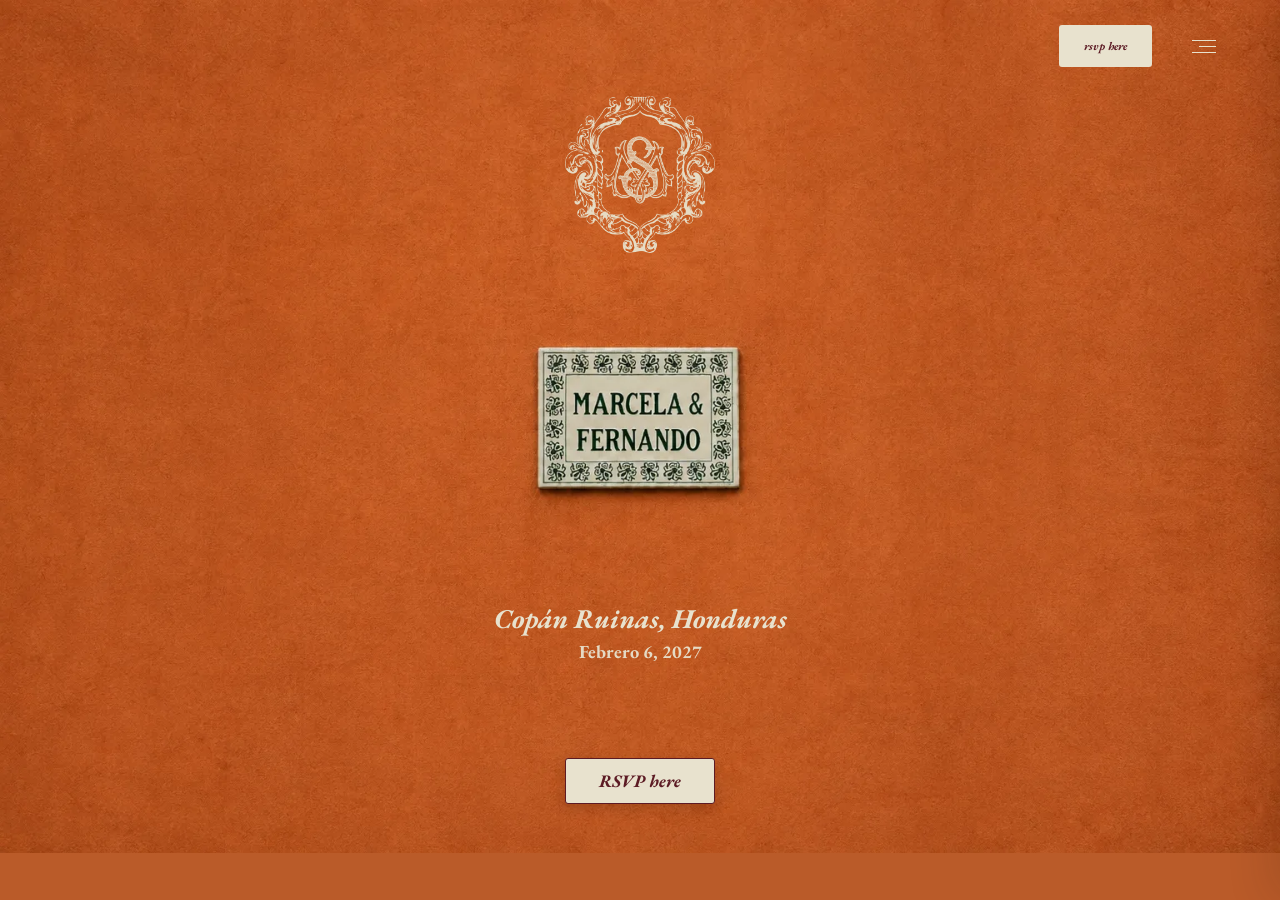
<file: index.html>
<!doctype html>
<html lang="en">
<head>
<meta charset="UTF-8">
<meta name="viewport" content="width=device-width, initial-scale=1">
<title>Marcela &amp; Fernando | Copán Ruinas, Honduras | February 6, 2027</title>
<meta name="description" content="Join us as we celebrate our wedding in Copán Ruinas, Honduras on February 6, 2027. Itinerary, travel, stay, attire and RSVP.">
<link rel="icon" href="assets/graphics/favicon.png" type="image/png">
<link rel="preconnect" href="https://fonts.googleapis.com">
<link rel="preconnect" href="https://fonts.gstatic.com" crossorigin>
<link href="https://fonts.googleapis.com/css2?family=EB+Garamond:ital,wght@0,400;0,500;0,600;1,400&family=Cormorant+Garamond:ital,wght@1,400;1,500;1,600&family=Jost:wght@400;500;600&display=swap" rel="stylesheet">
<link rel="stylesheet" href="css/tokens.css">
<link rel="stylesheet" href="css/base.css">
<link rel="stylesheet" href="css/components.css">
<link rel="stylesheet" href="css/sections.css">
<link rel="stylesheet" href="css/tablet.css">
<link rel="stylesheet" href="css/desktop.css">
<link rel="stylesheet" href="css/large-desktop.css">
</head>
<body class="page-home">
<a class="skip-link" href="#main">Skip to content</a>

<header class="site-header">
  <a class="site-header__mark" href="index.html" aria-label="Marcela &amp; Fernando — Home">
    <img src="assets/graphics/monogram.webp" alt="" width="120" height="120">
  </a>
  <nav class="site-header__nav" aria-label="Primary">
    <ul class="site-header__nav-list">
      <li><a href="itinerary.html">Itinerary</a></li>
      <li><a href="stay-travel.html">Stay &amp; Travel</a></li>
      <li><a href="explore.html">Copán Guide</a></li>
      <li><a href="attire.html">Attire</a></li>
      <li><a href="services.html">Services</a></li>
      <li><a href="faq.html">FAQ</a></li>
    </ul>
    <a class="btn btn--ghost site-header__rsvp" href="rsvp.html">rsvp here</a>
  </nav>
  <button class="site-header__toggle" type="button" aria-expanded="false" aria-controls="site-nav" aria-label="Open menu">
    <span></span><span></span><span></span>
  </button>
</header>
<div class="site-nav-overlay"></div>
<nav class="site-nav" id="site-nav" aria-label="Mobile">
  <a class="site-nav__mark" href="index.html" aria-label="Marcela &amp; Fernando — Home">
    <img src="assets/graphics/monogram.webp" alt="" width="140" height="140">
  </a>
  <ul class="site-nav__list">
    <li><a href="index.html" aria-current="page">01. Welcome</a></li>
    <li><a href="itinerary.html">02. Itinerary</a></li>
    <li><a href="stay-travel.html">03. Stay &amp; Travel</a></li>
    <li><a href="explore.html">04. Copán Guide</a></li>
    <li><a href="attire.html">05. Attire</a></li>
    <li><a href="services.html">06. Services</a></li>
    <li class="is-rsvp"><a href="rsvp.html">07. RSVP</a></li>
    <li><a href="faq.html">08. FAQ</a></li>
  </ul>
</nav>

<main id="main">
  <section class="home-hero" id="home">
    <div class="home-hero__bg">
      <picture>
        <source media="(min-width: 1024px)" srcset="assets/images/home/hero-wall-plaque-desktop.webp">
        <img src="assets/images/home/hero-wall-plaque-2.webp" alt="A hand-painted ceramic tile reading Marcela &amp; Fernando, mounted on a terracotta wall." width="2400" height="3200" fetchpriority="high">
      </picture>
    </div>
    <div class="home-hero__mark">
      <img src="assets/graphics/monogram-cream.webp" alt="" width="200" height="200">
    </div>
    <div class="home-hero__plaque">
      <img src="assets/images/home/plaque-detail.webp" alt="A hand-painted ceramic tile reading Marcela &amp; Fernando." width="1400" height="1025" loading="eager">
    </div>
    <div class="home-hero__spacer" aria-hidden="true"></div>
    <p class="home-hero__names">Copán Ruinas, Honduras</p>
    <p class="home-hero__date">Febrero 6, 2027</p>
    <div class="home-hero__cta">
      <a class="btn btn--hero" href="rsvp.html">RSVP here</a>
    </div>
  </section>
</main>

<footer class="site-footer">
  <div class="site-footer__mark"><img src="assets/graphics/monogram.webp" alt="" width="90" height="90"></div>
  <p>Marcela &amp; Fernando · Copán Ruinas, Honduras · Febrero 6, 2027</p>
</footer>

<script src="js/nav.js"></script>
</body>
</html>
</file>
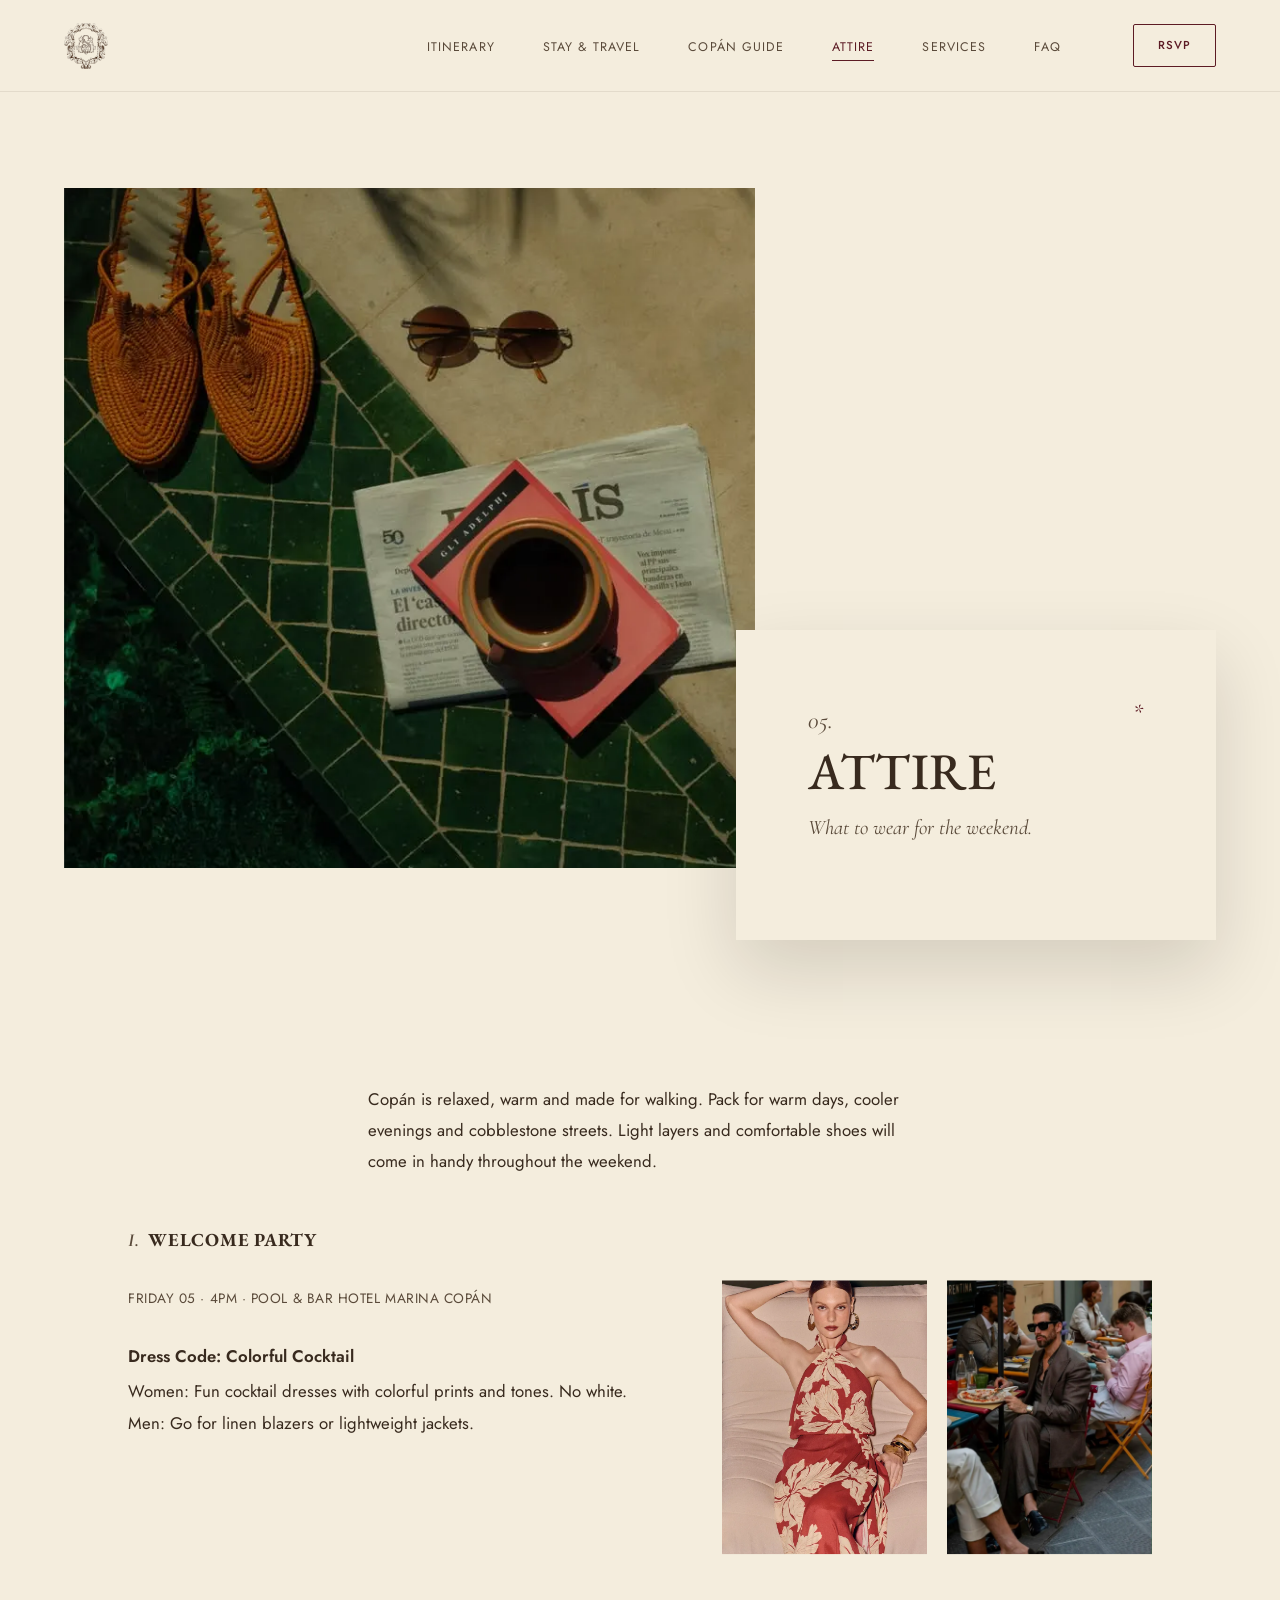
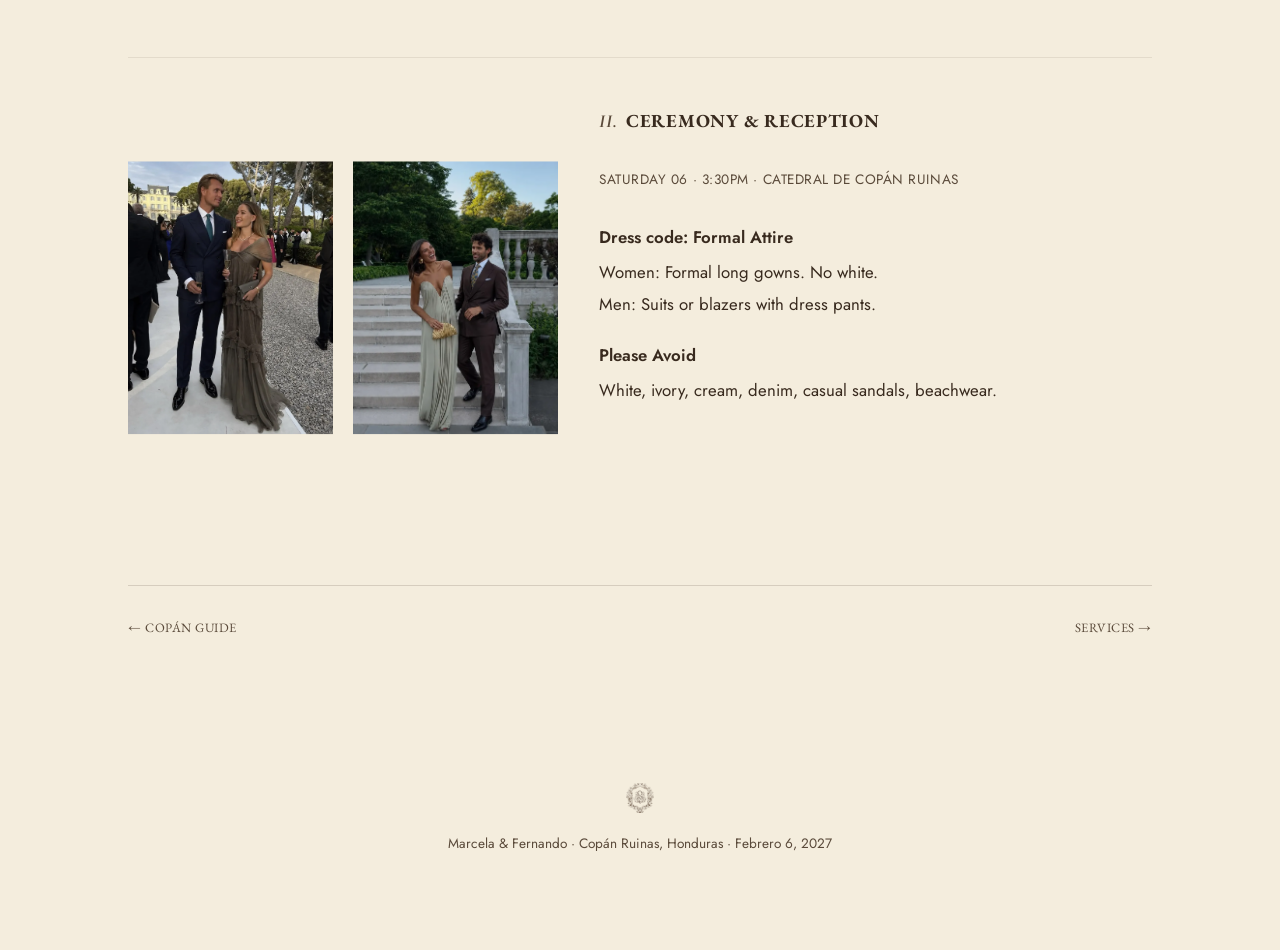
<file: attire.html>
<!doctype html>
<html lang="en">
<head>
<meta charset="UTF-8">
<meta name="viewport" content="width=device-width, initial-scale=1">
<title>Attire | Marcela &amp; Fernando</title>
<meta name="description" content="What to wear for the wedding weekend of Marcela &amp; Fernando in Copán Ruinas, Honduras — dress code for the welcome party and the ceremony &amp; reception.">
<link rel="icon" href="assets/graphics/favicon.png" type="image/png">
<link rel="preconnect" href="https://fonts.googleapis.com">
<link rel="preconnect" href="https://fonts.gstatic.com" crossorigin>
<link href="https://fonts.googleapis.com/css2?family=EB+Garamond:ital,wght@0,400;0,500;0,600;1,400&family=Cormorant+Garamond:ital,wght@1,400;1,500;1,600&family=Jost:wght@400;500;600&display=swap" rel="stylesheet">
<link rel="stylesheet" href="css/tokens.css">
<link rel="stylesheet" href="css/base.css">
<link rel="stylesheet" href="css/components.css">
<link rel="stylesheet" href="css/sections.css">
<link rel="stylesheet" href="css/tablet.css">
<link rel="stylesheet" href="css/desktop.css">
<link rel="stylesheet" href="css/large-desktop.css">
</head>
<body class="page-attire">
<a class="skip-link" href="#main">Skip to content</a>

<header class="site-header">
  <a class="site-header__mark" href="index.html" aria-label="Marcela &amp; Fernando — Home">
    <img src="assets/graphics/monogram.webp" alt="" width="120" height="120">
  </a>
  <nav class="site-header__nav" aria-label="Primary">
    <ul class="site-header__nav-list">
      <li><a href="itinerary.html">Itinerary</a></li>
      <li><a href="stay-travel.html">Stay &amp; Travel</a></li>
      <li><a href="explore.html">Copán Guide</a></li>
      <li><a href="attire.html" aria-current="page">Attire</a></li>
      <li><a href="services.html">Services</a></li>
      <li><a href="faq.html">FAQ</a></li>
    </ul>
    <a class="btn btn--ghost site-header__rsvp" href="rsvp.html">RSVP</a>
  </nav>
  <button class="site-header__toggle" type="button" aria-expanded="false" aria-controls="site-nav" aria-label="Open menu">
    <span></span><span></span><span></span>
  </button>
</header>
<div class="site-nav-overlay"></div>
<nav class="site-nav" id="site-nav" aria-label="Mobile">
  <a class="site-nav__mark" href="index.html" aria-label="Marcela &amp; Fernando — Home">
    <img src="assets/graphics/monogram.webp" alt="" width="140" height="140">
  </a>
  <ul class="site-nav__list">
    <li><a href="index.html">01. Welcome</a></li>
    <li><a href="itinerary.html">02. Itinerary</a></li>
    <li><a href="stay-travel.html">03. Stay &amp; Travel</a></li>
    <li><a href="explore.html">04. Copán Guide</a></li>
    <li><a href="attire.html" aria-current="page">05. Attire</a></li>
    <li><a href="services.html">06. Services</a></li>
    <li class="is-rsvp"><a href="rsvp.html">07. RSVP</a></li>
    <li><a href="faq.html">08. FAQ</a></li>
  </ul>
</nav>

<main id="main">
  <section class="page-hero page-hero--overlap" id="dress-code">
    <div class="page-hero__image figure">
      <img src="assets/images/attire/hero-flatlay.webp" alt="Woven sandals, sunglasses, coffee and a newspaper on a green tiled poolside ledge." width="1800" height="2400" loading="eager" fetchpriority="high">
    </div>
    <div class="page-hero__card">
      <div class="section-kicker">
        <span class="eyebrow">05.</span>
        <span class="section-kicker__asterisk" aria-hidden="true">*</span>
      </div>
      <h1 class="section-title">Attire</h1>
      <p class="section-subtitle">What to wear for the weekend.</p>
    </div>
    <div class="page-hero__spacer" aria-hidden="true"></div>
  </section>

  <div class="container page-section page-section--tight">
    <p class="body-text measure-copy">Copán is relaxed, warm and made for walking. Pack for warm days, cooler evenings and cobblestone streets. Light layers and comfortable shoes will come in handy throughout the weekend.</p>

    <div class="dress-block">
      <h2 class="guide-group__heading"><span class="roman-index">I.</span> Welcome Party</h2>
      <p class="dress-block__meta">Friday 05 · 4PM · Pool &amp; Bar Hotel Marina Copán</p>
      <div class="pair-grid">
        <div class="figure">
          <img src="assets/images/attire/welcome-party-look-1.webp" alt="A woman in a red and cream floral halter dress with gold jewelry." width="1400" height="1867" loading="lazy">
        </div>
        <div class="figure">
          <img src="assets/images/attire/welcome-party-look-2.webp" alt="A man in a brown linen suit seated at an outdoor café table." width="1400" height="1867" loading="lazy">
        </div>
      </div>
      <p class="body-text dress-code-note">
        <span class="dress-code-note__label">Dress Code: Colorful Cocktail</span>
        Women: Fun cocktail dresses with colorful prints and tones. No white.<br>
        Men: Go for linen blazers or lightweight jackets.
      </p>
    </div>

    <div class="dress-block">
      <h2 class="guide-group__heading"><span class="roman-index">II.</span> Ceremony &amp; Reception</h2>
      <p class="dress-block__meta">Saturday 06 · 3:30PM · Catedral de Copán Ruinas</p>
      <div class="pair-grid">
        <div class="figure">
          <img src="assets/images/attire/ceremony-look-1.webp" alt="A couple in formal evening attire, him in a navy suit and her in an olive off-shoulder gown." width="1400" height="1867" loading="lazy">
        </div>
        <div class="figure">
          <img src="assets/images/attire/ceremony-look-2.webp" alt="A couple in formal evening attire, him in a brown suit and her in a sage green gown, on stone steps." width="1400" height="1867" loading="lazy">
        </div>
      </div>
      <p class="body-text dress-code-note">
        <span class="dress-code-note__label">Dress code: Formal Attire</span>
        Women: Formal long gowns. No white.<br>
        Men: Suits or blazers with dress pants.
      </p>
      <p class="body-text dress-code-note">
        <span class="dress-code-note__label">Please Avoid</span>
        White, ivory, cream, denim, casual sandals, beachwear.
      </p>
    </div>

    <nav class="page-nav" aria-label="Page">
      <a class="page-nav__prev" href="explore.html">← Copán Guide</a>
      <a class="page-nav__next" href="services.html">Services →</a>
    </nav>
  </div>
</main>

<footer class="site-footer">
  <div class="site-footer__mark"><img src="assets/graphics/monogram.webp" alt="" width="90" height="90"></div>
  <p>Marcela &amp; Fernando · Copán Ruinas, Honduras · Febrero 6, 2027</p>
</footer>

<script src="js/nav.js"></script>
</body>
</html>
</file>
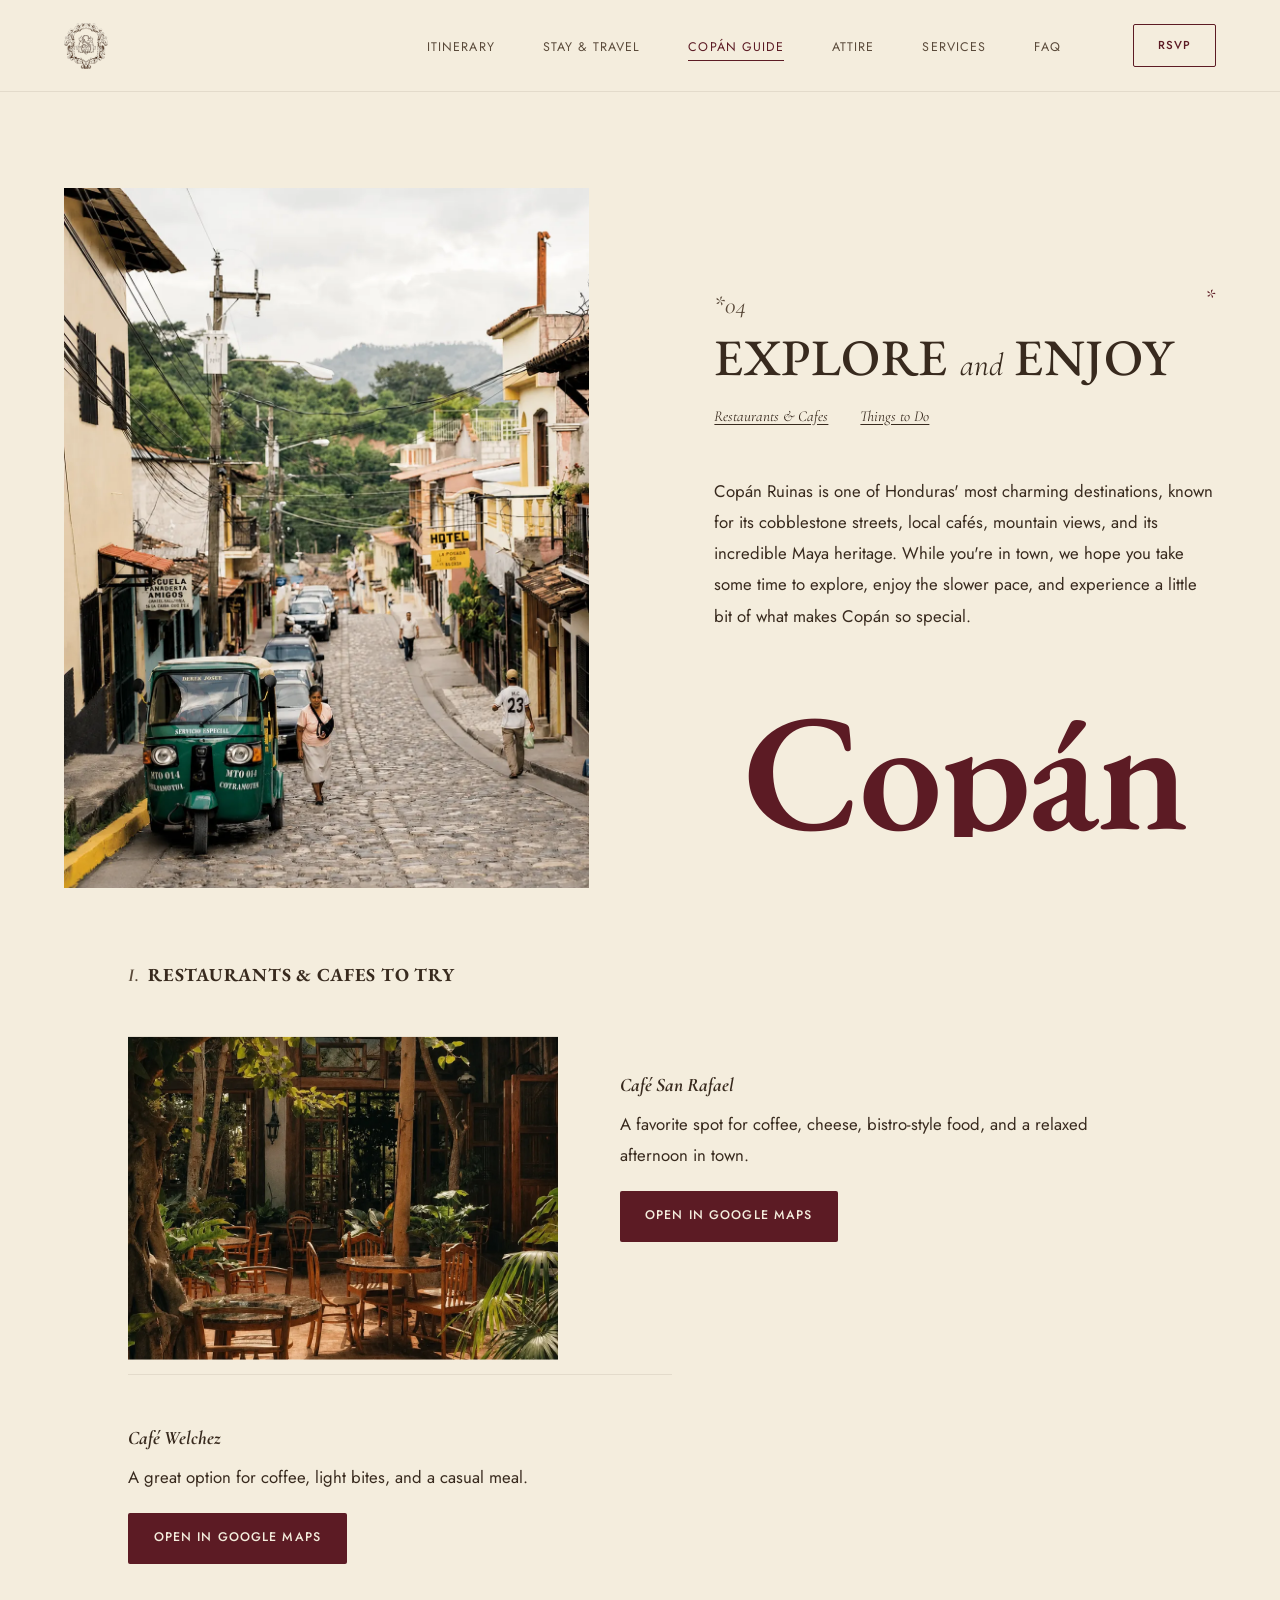
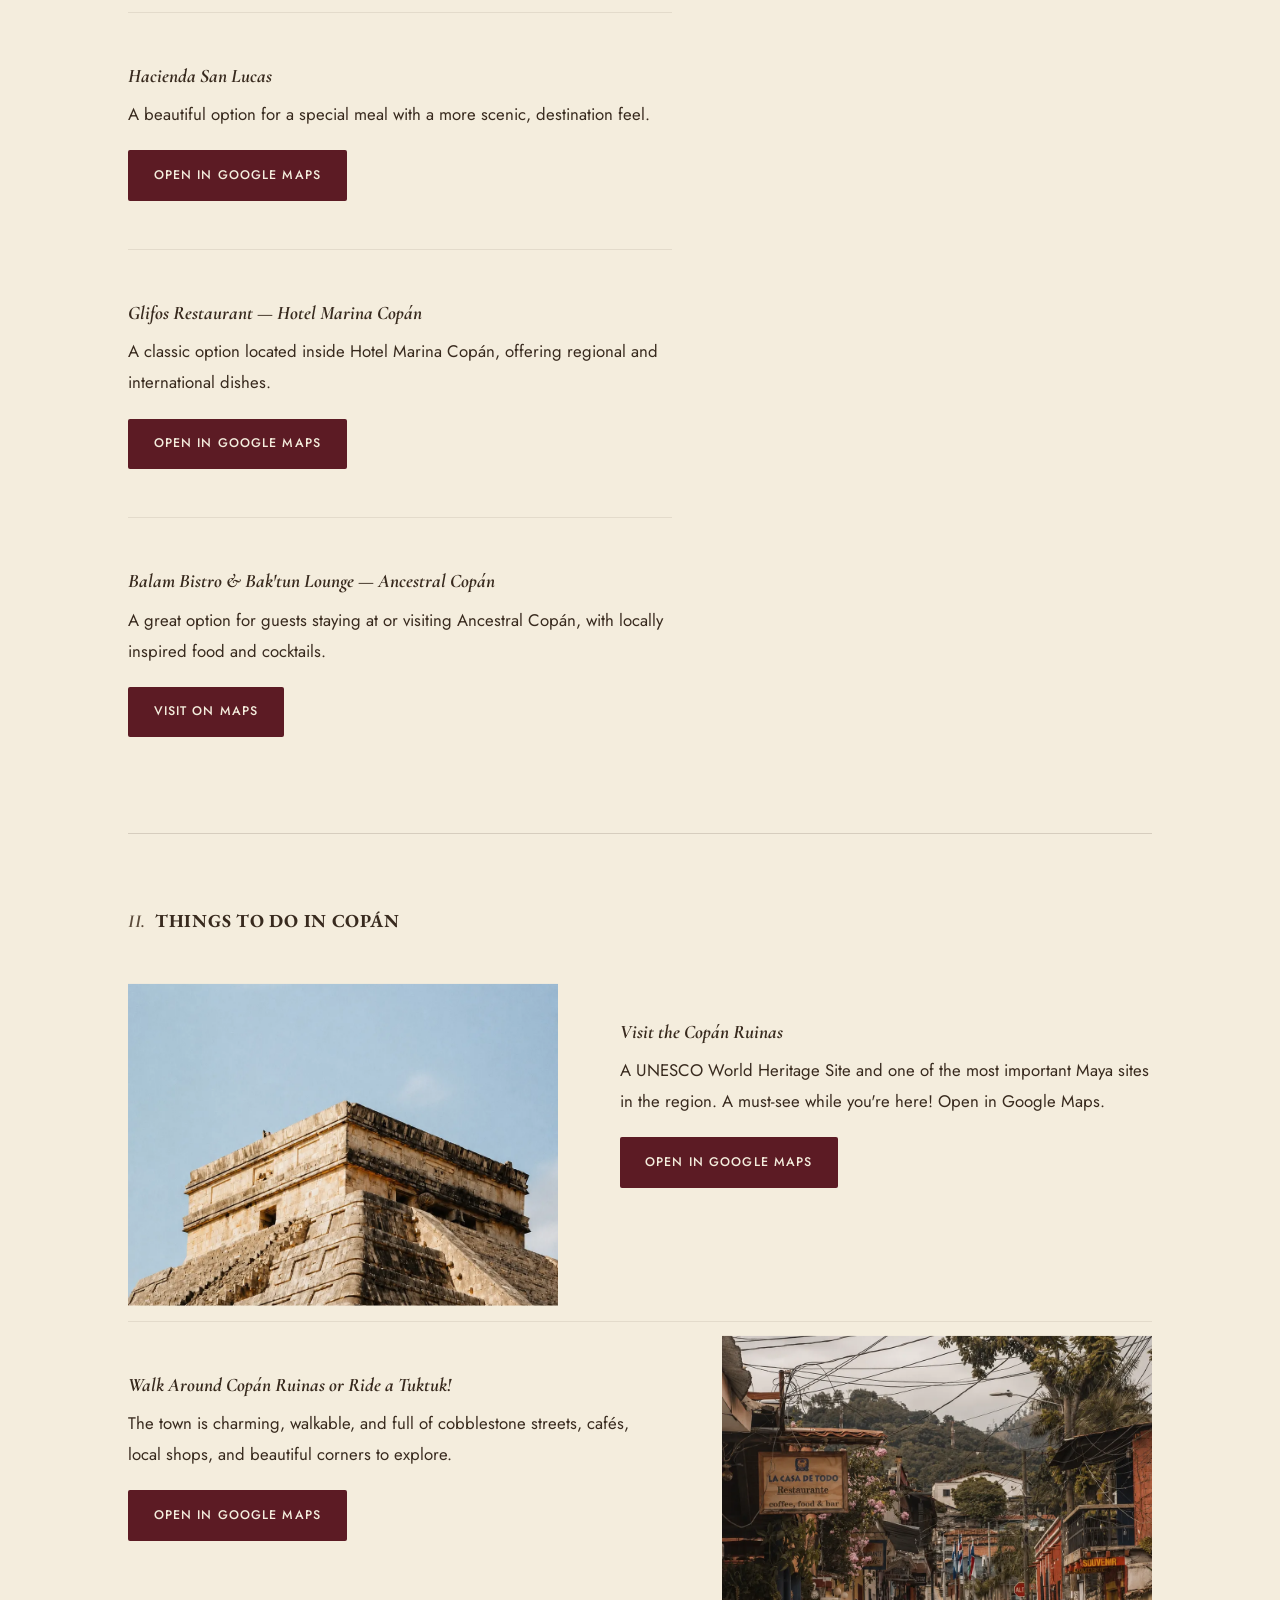
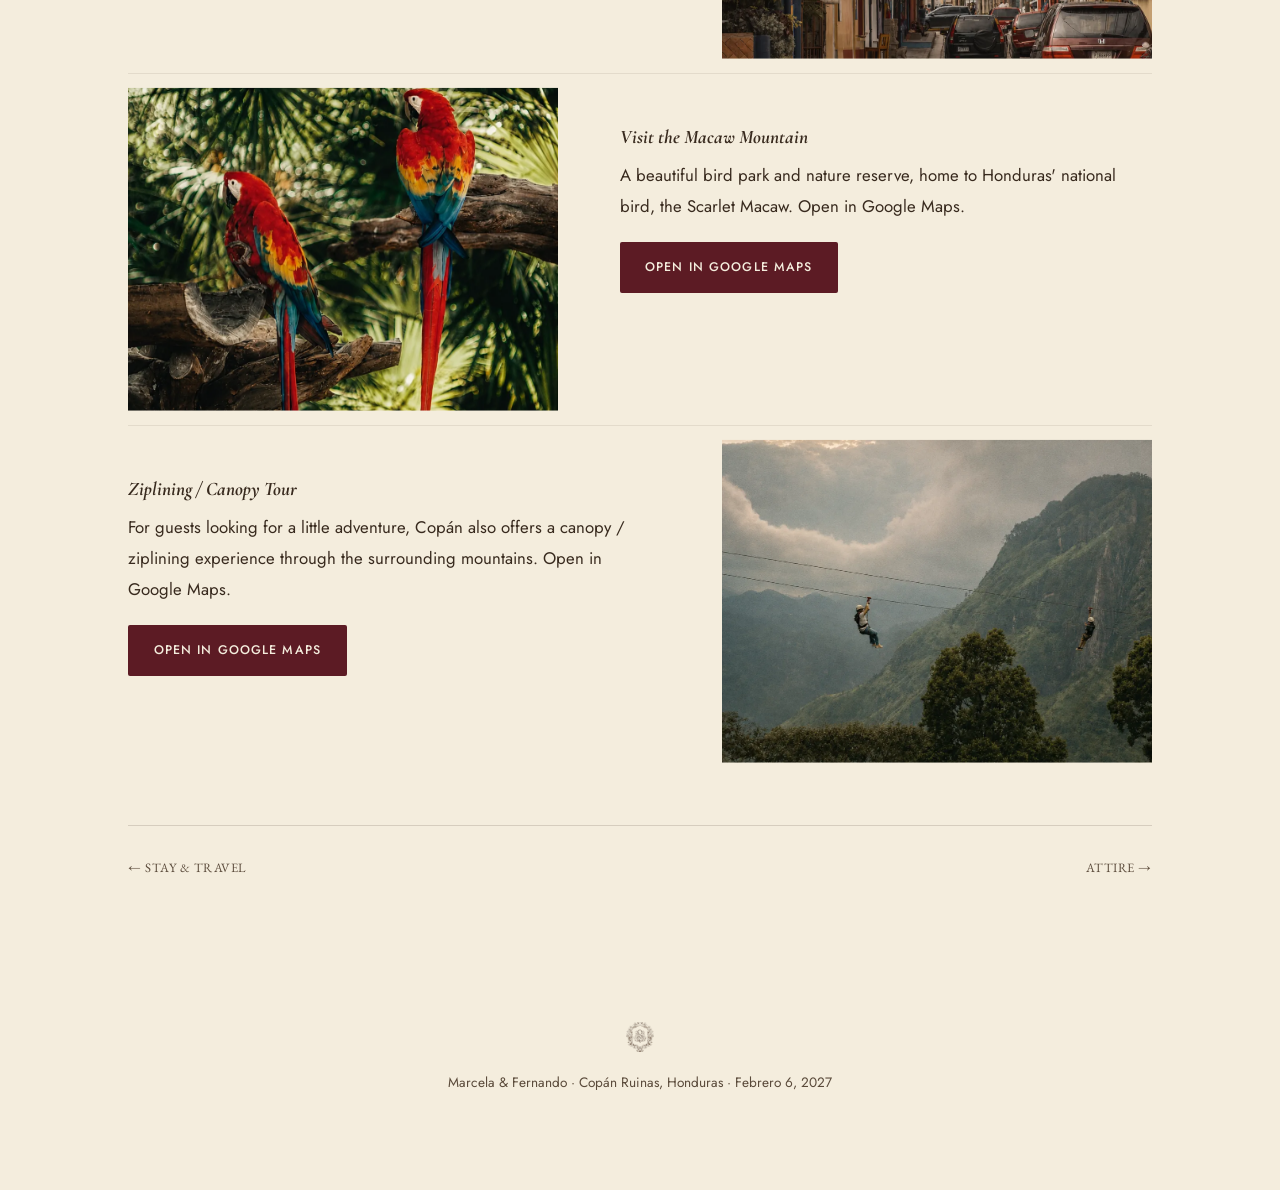
<file: explore.html>
<!doctype html>
<html lang="en">
<head>
<meta charset="UTF-8">
<meta name="viewport" content="width=device-width, initial-scale=1">
<title>Copán Guide | Marcela &amp; Fernando</title>
<meta name="description" content="Restaurants, cafés and things to do in Copán Ruinas, Honduras for wedding guests of Marcela &amp; Fernando.">
<link rel="icon" href="assets/graphics/favicon.png" type="image/png">
<link rel="preconnect" href="https://fonts.googleapis.com">
<link rel="preconnect" href="https://fonts.gstatic.com" crossorigin>
<link href="https://fonts.googleapis.com/css2?family=EB+Garamond:ital,wght@0,400;0,500;0,600;1,400&family=Cormorant+Garamond:ital,wght@1,400;1,500;1,600&family=Jost:wght@400;500;600&display=swap" rel="stylesheet">
<link rel="stylesheet" href="css/tokens.css">
<link rel="stylesheet" href="css/base.css">
<link rel="stylesheet" href="css/components.css">
<link rel="stylesheet" href="css/sections.css">
<link rel="stylesheet" href="css/tablet.css">
<link rel="stylesheet" href="css/desktop.css">
<link rel="stylesheet" href="css/large-desktop.css">
</head>
<body class="page-explore">
<a class="skip-link" href="#main">Skip to content</a>

<header class="site-header">
  <a class="site-header__mark" href="index.html" aria-label="Marcela &amp; Fernando — Home">
    <img src="assets/graphics/monogram.webp" alt="" width="120" height="120">
  </a>
  <nav class="site-header__nav" aria-label="Primary">
    <ul class="site-header__nav-list">
      <li><a href="itinerary.html">Itinerary</a></li>
      <li><a href="stay-travel.html">Stay &amp; Travel</a></li>
      <li><a href="explore.html" aria-current="page">Copán Guide</a></li>
      <li><a href="attire.html">Attire</a></li>
      <li><a href="services.html">Services</a></li>
      <li><a href="faq.html">FAQ</a></li>
    </ul>
    <a class="btn btn--ghost site-header__rsvp" href="rsvp.html">RSVP</a>
  </nav>
  <button class="site-header__toggle" type="button" aria-expanded="false" aria-controls="site-nav" aria-label="Open menu">
    <span></span><span></span><span></span>
  </button>
</header>
<div class="site-nav-overlay"></div>
<nav class="site-nav" id="site-nav" aria-label="Mobile">
  <a class="site-nav__mark" href="index.html" aria-label="Marcela &amp; Fernando — Home">
    <img src="assets/graphics/monogram.webp" alt="" width="140" height="140">
  </a>
  <ul class="site-nav__list">
    <li><a href="index.html">01. Welcome</a></li>
    <li><a href="itinerary.html">02. Itinerary</a></li>
    <li><a href="stay-travel.html">03. Stay &amp; Travel</a></li>
    <li><a href="explore.html" aria-current="page">04. Copán Guide</a></li>
    <li><a href="attire.html">05. Attire</a></li>
    <li><a href="services.html">06. Services</a></li>
    <li class="is-rsvp"><a href="rsvp.html">07. RSVP</a></li>
    <li><a href="faq.html">08. FAQ</a></li>
  </ul>
</nav>

<main id="main">
  <section class="page-hero" id="explore">
    <div class="page-hero__image figure">
      <img src="assets/images/explore/hero-street-tuktuk.webp" alt="A green tuk-tuk on a cobblestone street in Copán Ruinas, with mountains in the distance." width="2000" height="2667" loading="eager" fetchpriority="high">
    </div>
    <div class="page-hero__body">
      <div class="section-kicker">
        <span class="eyebrow">*04</span>
        <span class="section-kicker__asterisk" aria-hidden="true">*</span>
      </div>
      <h1 class="section-title">Explore <span class="and">and</span> Enjoy</h1>
      <nav class="quicklinks" aria-label="Section links">
        <a href="#restaurants">Restaurants &amp; Cafes</a>
        <a href="#things-to-do">Things to Do</a>
      </nav>
      <p class="body-text measure-copy" style="margin-top: var(--space-lg)">Copán Ruinas is one of Honduras' most charming destinations, known for its cobblestone streets, local cafés, mountain views, and its incredible Maya heritage. While you're in town, we hope you take some time to explore, enjoy the slower pace, and experience a little bit of what makes Copán so special.</p>
      <p class="display-word" aria-hidden="true">Copán</p>
    </div>
  </section>

  <div class="container page-section page-section--tight">

    <section id="restaurants">
      <h2 class="guide-group__heading"><span class="roman-index">I.</span> Restaurants &amp; Cafes to Try</h2>

      <div class="guide-item">
        <div class="guide-item__image figure">
          <img src="assets/images/explore/restaurants-cafes.webp" alt="An open-air café courtyard shaded by trees, with wooden tables and chairs." width="1800" height="1350" loading="lazy">
        </div>
        <h3 class="item-heading--italic guide-item__name">Café San Rafael</h3>
        <p class="body-text">A favorite spot for coffee, cheese, bistro-style food, and a relaxed afternoon in town.</p>
        <a class="btn" href="https://www.google.com/maps/search/?api=1&amp;query=Caf%C3%A9+San+Rafael+Cop%C3%A1n+Ruinas+Honduras" target="_blank" rel="noopener">Open in Google Maps</a>
      </div>

      <div class="guide-item">
        <h3 class="item-heading--italic guide-item__name">Café Welchez</h3>
        <p class="body-text">A great option for coffee, light bites, and a casual meal.</p>
        <a class="btn" href="https://www.google.com/maps/search/?api=1&amp;query=Caf%C3%A9+Welchez+Cop%C3%A1n+Ruinas+Honduras" target="_blank" rel="noopener">Open in Google Maps</a>
      </div>

      <div class="guide-item">
        <h3 class="item-heading--italic guide-item__name">Hacienda San Lucas</h3>
        <p class="body-text">A beautiful option for a special meal with a more scenic, destination feel.</p>
        <a class="btn" href="https://www.google.com/maps/search/?api=1&amp;query=Hacienda+San+Lucas+Cop%C3%A1n+Ruinas+Honduras" target="_blank" rel="noopener">Open in Google Maps</a>
      </div>

      <div class="guide-item">
        <h3 class="item-heading--italic guide-item__name">Glifos Restaurant — Hotel Marina Copán</h3>
        <p class="body-text">A classic option located inside Hotel Marina Copán, offering regional and international dishes.</p>
        <a class="btn" href="https://www.google.com/maps/search/?api=1&amp;query=Glifos+Restaurant+Hotel+Marina+Cop%C3%A1n" target="_blank" rel="noopener">Open in Google Maps</a>
      </div>

      <div class="guide-item">
        <h3 class="item-heading--italic guide-item__name">Balam Bistro &amp; Bak'tun Lounge — Ancestral Copán</h3>
        <p class="body-text">A great option for guests staying at or visiting Ancestral Copán, with locally inspired food and cocktails.</p>
        <a class="btn" href="https://www.google.com/maps/search/?api=1&amp;query=Ancestral+Cop%C3%A1n+Honduras" target="_blank" rel="noopener">Visit on Maps</a>
      </div>
    </section>

    <section id="things-to-do" class="stay-subsection">
      <h2 class="guide-group__heading"><span class="roman-index">II.</span> Things to Do in Copán</h2>

      <div class="guide-item">
        <div class="guide-item__image figure">
          <img src="assets/images/explore/visit-ruins.webp" alt="A stepped Maya stone temple against a clear blue sky." width="1800" height="1350" loading="lazy">
        </div>
        <h3 class="item-heading--italic guide-item__name">Visit the Copán Ruinas</h3>
        <p class="body-text">A UNESCO World Heritage Site and one of the most important Maya sites in the region. A must-see while you're here! Open in Google Maps.</p>
        <a class="btn" href="https://www.google.com/maps/search/?api=1&amp;query=Copan+Ruinas+Archaeological+Site" target="_blank" rel="noopener">Open in Google Maps</a>
      </div>

      <div class="guide-item">
        <div class="guide-item__image figure">
          <img src="assets/images/explore/walk-around-town.webp" alt="A colorful street in Copán Ruinas lined with restaurants and shops." width="1800" height="1350" loading="lazy">
        </div>
        <h3 class="item-heading--italic guide-item__name">Walk Around Copán Ruinas or Ride a Tuktuk!</h3>
        <p class="body-text">The town is charming, walkable, and full of cobblestone streets, cafés, local shops, and beautiful corners to explore.</p>
        <a class="btn" href="https://www.google.com/maps/search/?api=1&amp;query=Copan+Ruinas+Town+Center" target="_blank" rel="noopener">Open in Google Maps</a>
      </div>

      <div class="guide-item">
        <div class="guide-item__image figure">
          <img src="assets/images/explore/macaw-mountain.webp" alt="Two scarlet macaws perched on a branch among palm fronds." width="1800" height="1350" loading="lazy">
        </div>
        <h3 class="item-heading--italic guide-item__name">Visit the Macaw Mountain</h3>
        <p class="body-text">A beautiful bird park and nature reserve, home to Honduras' national bird, the Scarlet Macaw. Open in Google Maps.</p>
        <a class="btn" href="https://www.google.com/maps/search/?api=1&amp;query=Macaw+Mountain+Bird+Park+Copan" target="_blank" rel="noopener">Open in Google Maps</a>
      </div>

      <div class="guide-item">
        <div class="guide-item__image figure">
          <img src="assets/images/explore/ziplining.webp" alt="Two people ziplining above the mountains near Copán Ruinas at sunset." width="1800" height="1350" loading="lazy">
        </div>
        <h3 class="item-heading--italic guide-item__name">Ziplining / Canopy Tour</h3>
        <p class="body-text">For guests looking for a little adventure, Copán also offers a canopy / ziplining experience through the surrounding mountains. Open in Google Maps.</p>
        <a class="btn" href="https://www.google.com/maps/search/?api=1&amp;query=Canopy+Zipline+Copan+Ruinas" target="_blank" rel="noopener">Open in Google Maps</a>
      </div>
    </section>

    <nav class="page-nav" aria-label="Page">
      <a class="page-nav__prev" href="stay-travel.html">← Stay &amp; Travel</a>
      <a class="page-nav__next" href="attire.html">Attire →</a>
    </nav>
  </div>
</main>

<footer class="site-footer">
  <div class="site-footer__mark"><img src="assets/graphics/monogram.webp" alt="" width="90" height="90"></div>
  <p>Marcela &amp; Fernando · Copán Ruinas, Honduras · Febrero 6, 2027</p>
</footer>

<script src="js/nav.js"></script>
</body>
</html>
</file>
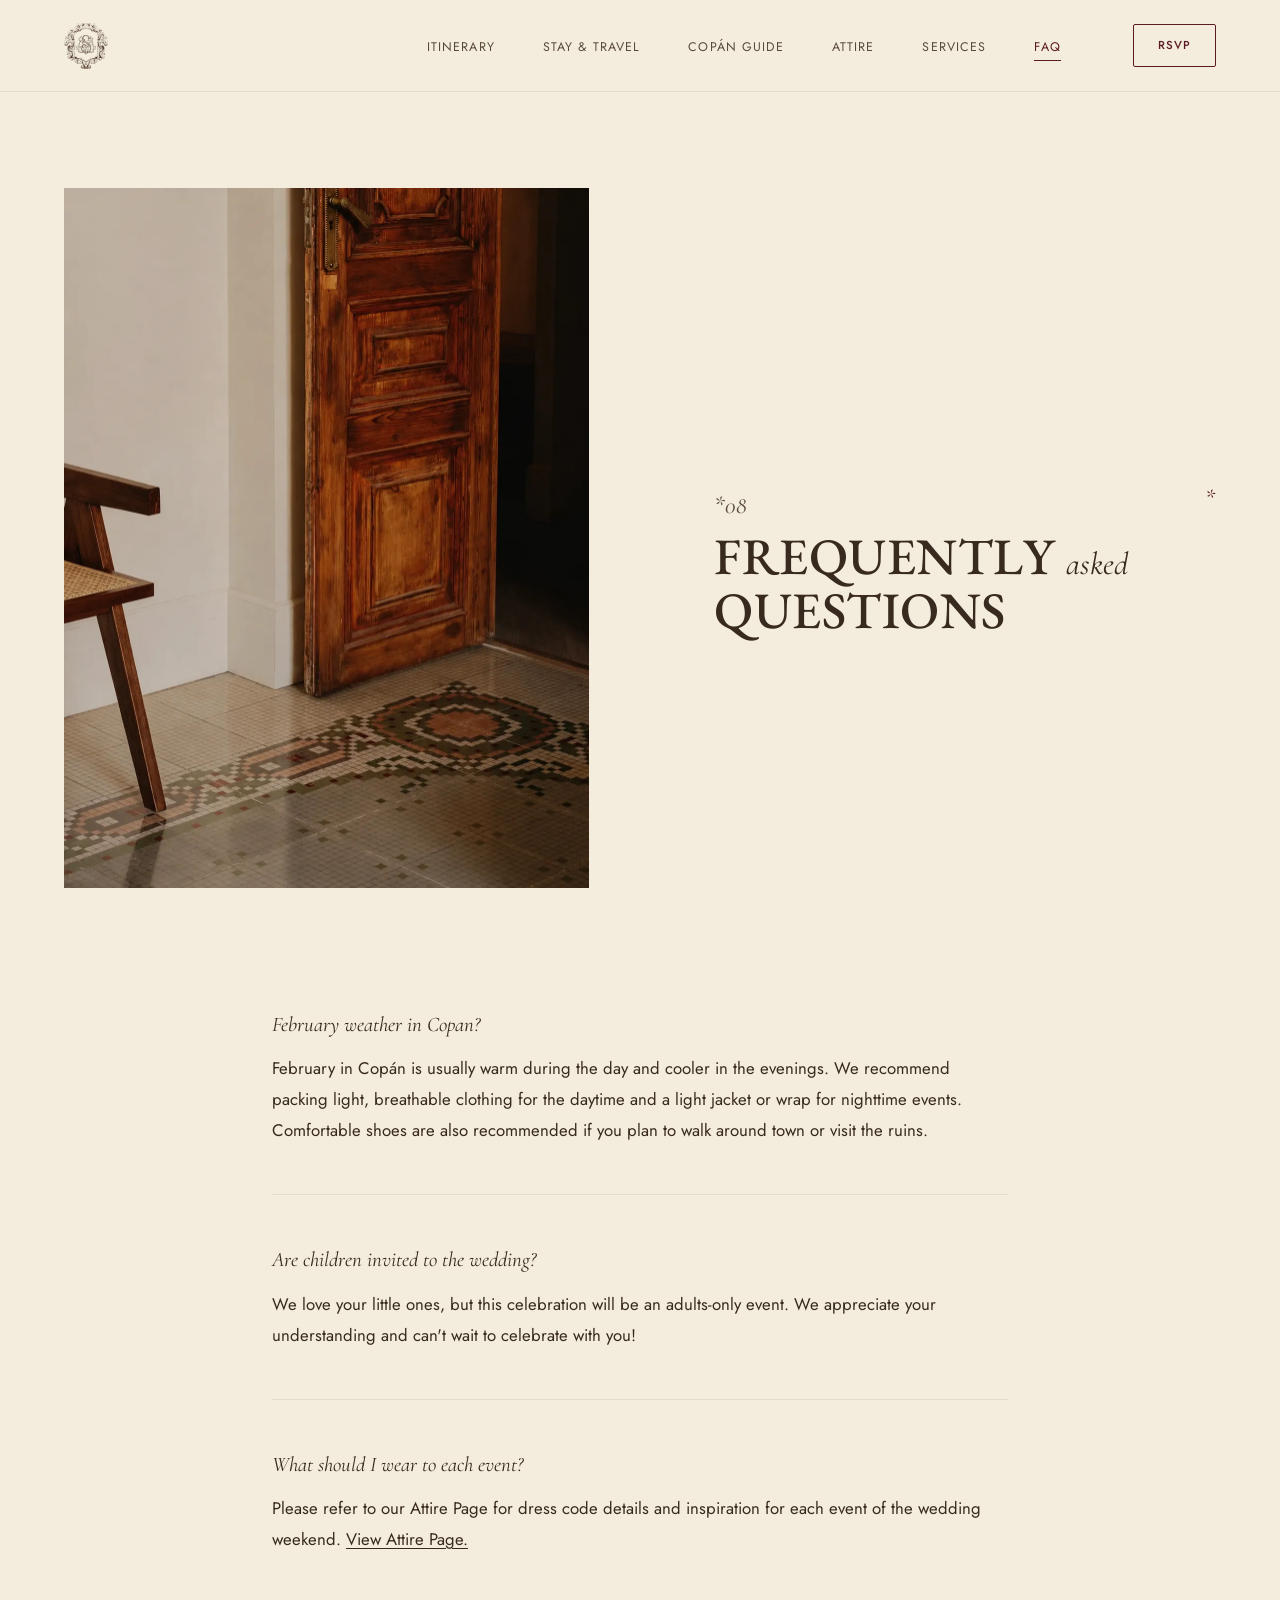
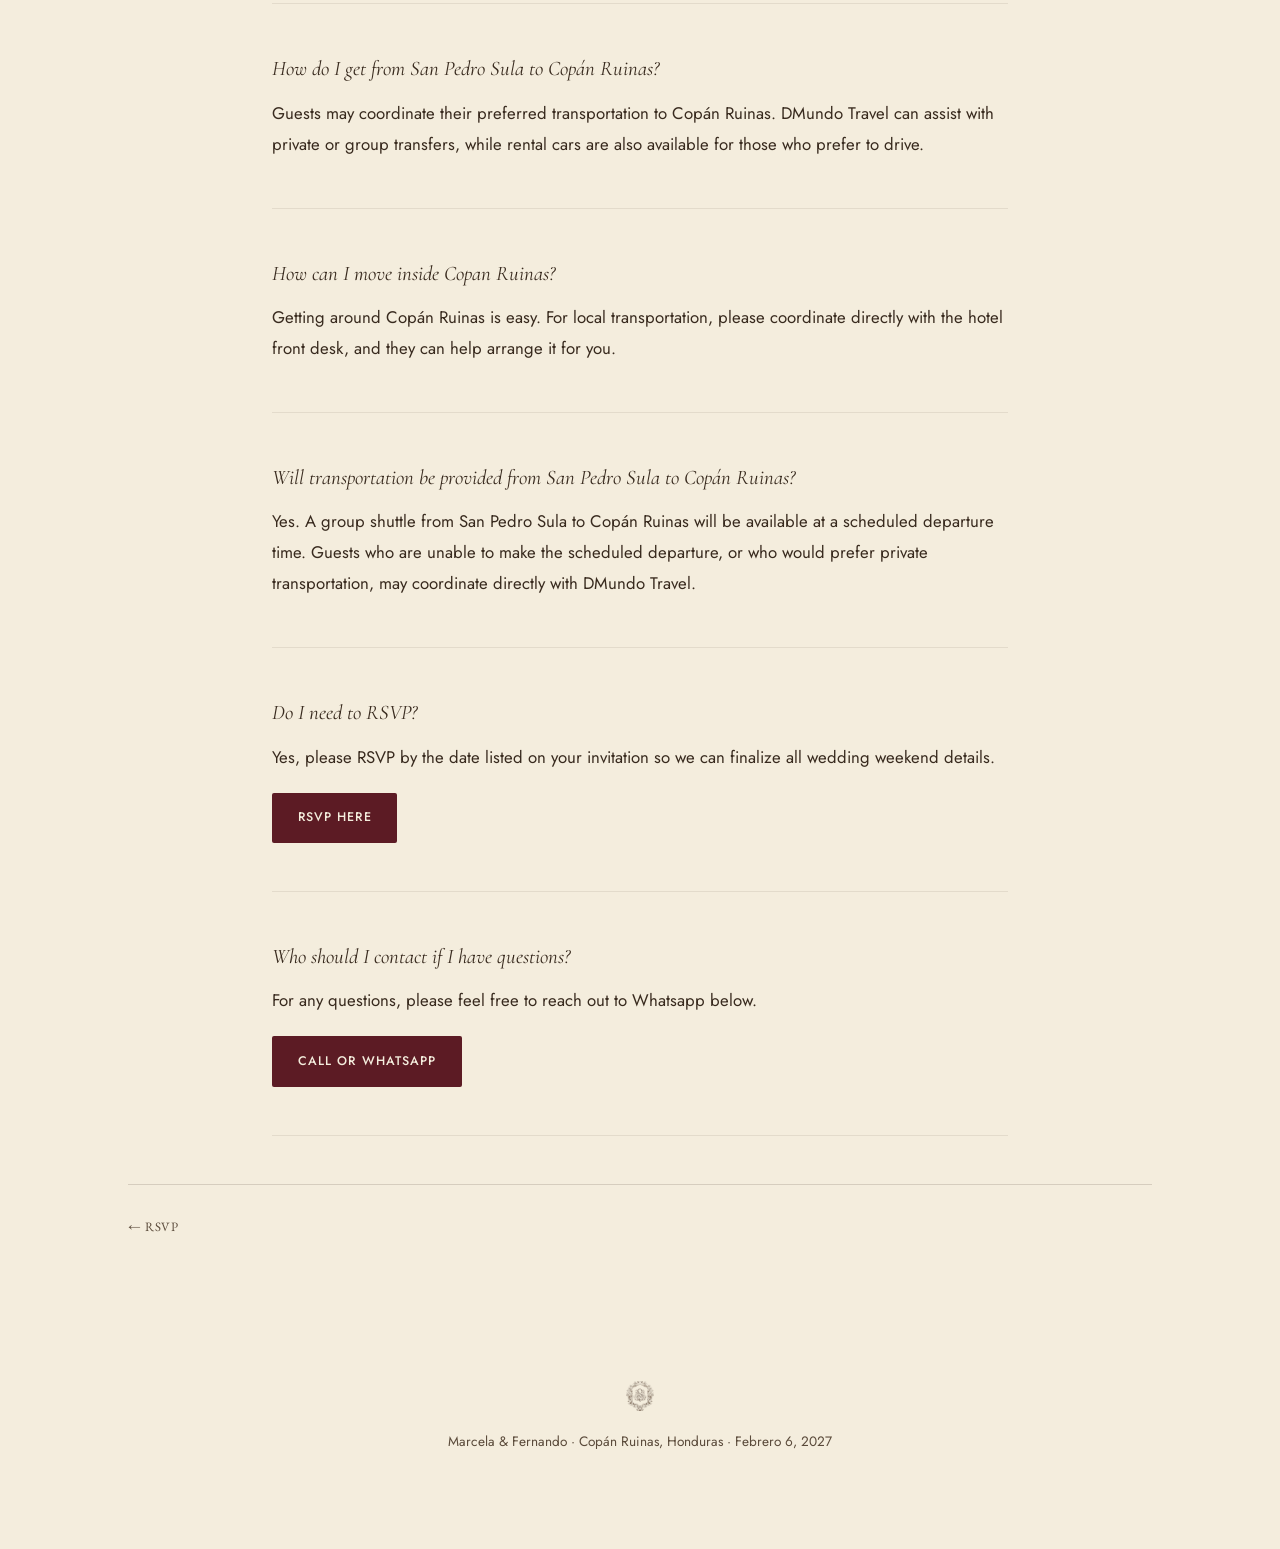
<file: faq.html>
<!doctype html>
<html lang="en">
<head>
<meta charset="UTF-8">
<meta name="viewport" content="width=device-width, initial-scale=1">
<title>FAQ | Marcela &amp; Fernando</title>
<meta name="description" content="Frequently asked questions for guests attending the wedding of Marcela &amp; Fernando in Copán Ruinas, Honduras.">
<link rel="icon" href="assets/graphics/favicon.png" type="image/png">
<link rel="preconnect" href="https://fonts.googleapis.com">
<link rel="preconnect" href="https://fonts.gstatic.com" crossorigin>
<link href="https://fonts.googleapis.com/css2?family=EB+Garamond:ital,wght@0,400;0,500;0,600;1,400&family=Cormorant+Garamond:ital,wght@1,400;1,500;1,600&family=Jost:wght@400;500;600&display=swap" rel="stylesheet">
<link rel="stylesheet" href="css/tokens.css">
<link rel="stylesheet" href="css/base.css">
<link rel="stylesheet" href="css/components.css">
<link rel="stylesheet" href="css/sections.css">
<link rel="stylesheet" href="css/tablet.css">
<link rel="stylesheet" href="css/desktop.css">
<link rel="stylesheet" href="css/large-desktop.css">
</head>
<body class="page-faq">
<a class="skip-link" href="#main">Skip to content</a>

<header class="site-header">
  <a class="site-header__mark" href="index.html" aria-label="Marcela &amp; Fernando — Home">
    <img src="assets/graphics/monogram.webp" alt="" width="120" height="120">
  </a>
  <nav class="site-header__nav" aria-label="Primary">
    <ul class="site-header__nav-list">
      <li><a href="itinerary.html">Itinerary</a></li>
      <li><a href="stay-travel.html">Stay &amp; Travel</a></li>
      <li><a href="explore.html">Copán Guide</a></li>
      <li><a href="attire.html">Attire</a></li>
      <li><a href="services.html">Services</a></li>
      <li><a href="faq.html" aria-current="page">FAQ</a></li>
    </ul>
    <a class="btn btn--ghost site-header__rsvp" href="rsvp.html">RSVP</a>
  </nav>
  <button class="site-header__toggle" type="button" aria-expanded="false" aria-controls="site-nav" aria-label="Open menu">
    <span></span><span></span><span></span>
  </button>
</header>
<div class="site-nav-overlay"></div>
<nav class="site-nav" id="site-nav" aria-label="Mobile">
  <a class="site-nav__mark" href="index.html" aria-label="Marcela &amp; Fernando — Home">
    <img src="assets/graphics/monogram.webp" alt="" width="140" height="140">
  </a>
  <ul class="site-nav__list">
    <li><a href="index.html">01. Welcome</a></li>
    <li><a href="itinerary.html">02. Itinerary</a></li>
    <li><a href="stay-travel.html">03. Stay &amp; Travel</a></li>
    <li><a href="explore.html">04. Copán Guide</a></li>
    <li><a href="attire.html">05. Attire</a></li>
    <li><a href="services.html">06. Services</a></li>
    <li class="is-rsvp"><a href="rsvp.html">07. RSVP</a></li>
    <li><a href="faq.html" aria-current="page">08. FAQ</a></li>
  </ul>
</nav>

<main id="main">
  <section class="page-hero" id="faq">
    <div class="page-hero__image figure">
      <img src="assets/images/services/hero-door-tile.webp" alt="An open wooden door beside a woven cane chair, above a patterned tile floor." width="1800" height="1200" loading="eager" fetchpriority="high">
    </div>
    <div class="page-hero__body">
      <div class="section-kicker">
        <span class="eyebrow">*08</span>
        <span class="section-kicker__asterisk" aria-hidden="true">*</span>
      </div>
      <h1 class="section-title">Frequently <span class="and">asked</span> Questions</h1>
    </div>
  </section>

  <div class="container page-section page-section--tight">
    <div class="faq-list">
      <div class="faq-item">
        <p class="faq-item__q">February weather in Copan?</p>
        <p class="body-text faq-item__a">February in Copán is usually warm during the day and cooler in the evenings. We recommend packing light, breathable clothing for the daytime and a light jacket or wrap for nighttime events. Comfortable shoes are also recommended if you plan to walk around town or visit the ruins.</p>
      </div>
      <div class="faq-item">
        <p class="faq-item__q">Are children invited to the wedding?</p>
        <p class="body-text faq-item__a">We love your little ones, but this celebration will be an adults-only event. We appreciate your understanding and can't wait to celebrate with you!</p>
      </div>
      <div class="faq-item">
        <p class="faq-item__q">What should I wear to each event?</p>
        <p class="body-text faq-item__a">Please refer to our Attire Page for dress code details and inspiration for each event of the wedding weekend. <a href="attire.html">View Attire Page.</a></p>
      </div>
      <div class="faq-item">
        <p class="faq-item__q">How do I get from San Pedro Sula to Copán Ruinas?</p>
        <p class="body-text faq-item__a">Guests may coordinate their preferred transportation to Copán Ruinas. DMundo Travel can assist with private or group transfers, while rental cars are also available for those who prefer to drive.</p>
      </div>
      <div class="faq-item">
        <p class="faq-item__q">How can I move inside Copan Ruinas?</p>
        <p class="body-text faq-item__a">Getting around Copán Ruinas is easy. For local transportation, please coordinate directly with the hotel front desk, and they can help arrange it for you.</p>
      </div>
      <div class="faq-item">
        <p class="faq-item__q">Will transportation be provided from San Pedro Sula to Copán Ruinas?</p>
        <p class="body-text faq-item__a">Yes. A group shuttle from San Pedro Sula to Copán Ruinas will be available at a scheduled departure time. Guests who are unable to make the scheduled departure, or who would prefer private transportation, may coordinate directly with DMundo Travel.</p>
      </div>
      <div class="faq-item">
        <p class="faq-item__q">Do I need to RSVP?</p>
        <p class="body-text faq-item__a">Yes, please RSVP by the date listed on your invitation so we can finalize all wedding weekend details.</p>
        <a class="btn" href="rsvp.html">RSVP Here</a>
      </div>
      <div class="faq-item">
        <p class="faq-item__q">Who should I contact if I have questions?</p>
        <p class="body-text faq-item__a">For any questions, please feel free to reach out to Whatsapp below.</p>
        <a class="btn" href="https://wa.me/50494739875" target="_blank" rel="noopener">Call or WhatsApp</a>
      </div>
    </div>

    <nav class="page-nav" aria-label="Page">
      <a class="page-nav__prev" href="rsvp.html">← RSVP</a>
    </nav>
  </div>
</main>

<footer class="site-footer">
  <div class="site-footer__mark"><img src="assets/graphics/monogram.webp" alt="" width="90" height="90"></div>
  <p>Marcela &amp; Fernando · Copán Ruinas, Honduras · Febrero 6, 2027</p>
</footer>

<script src="js/nav.js"></script>
</body>
</html>
</file>
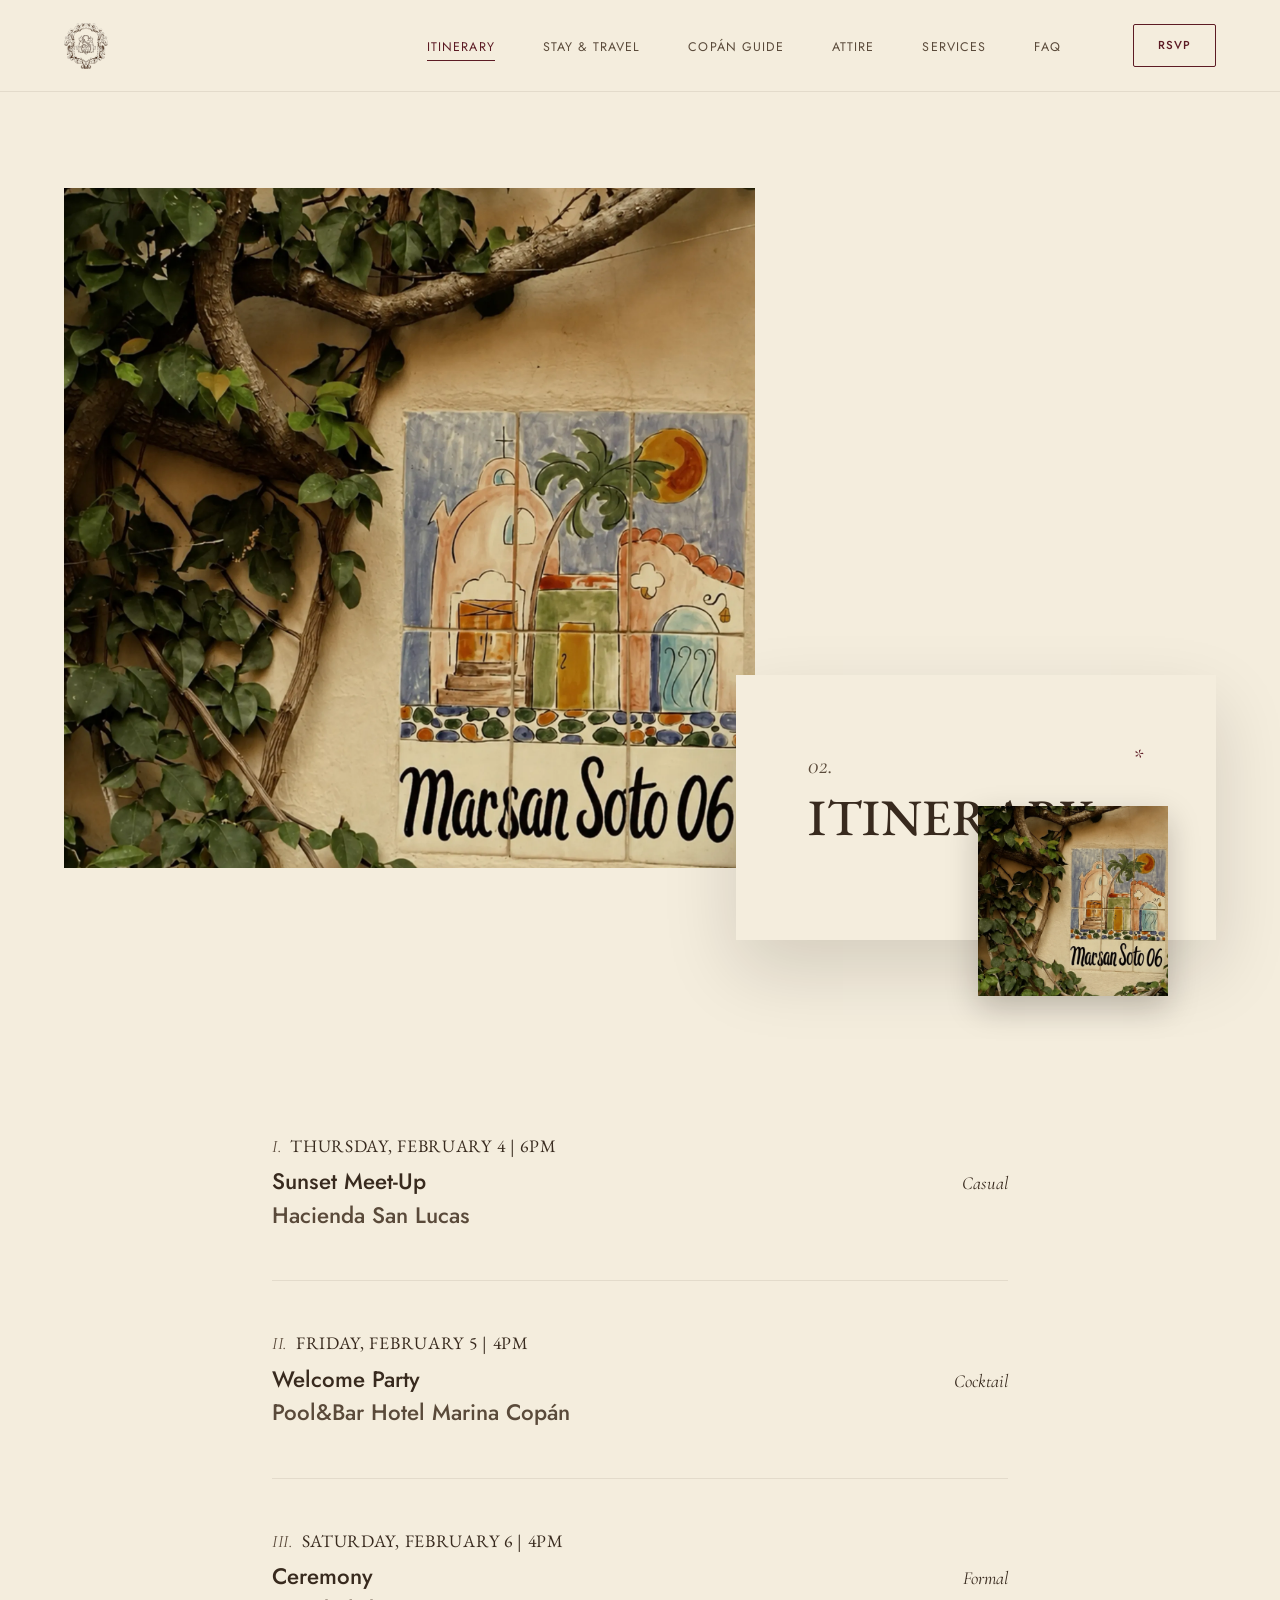
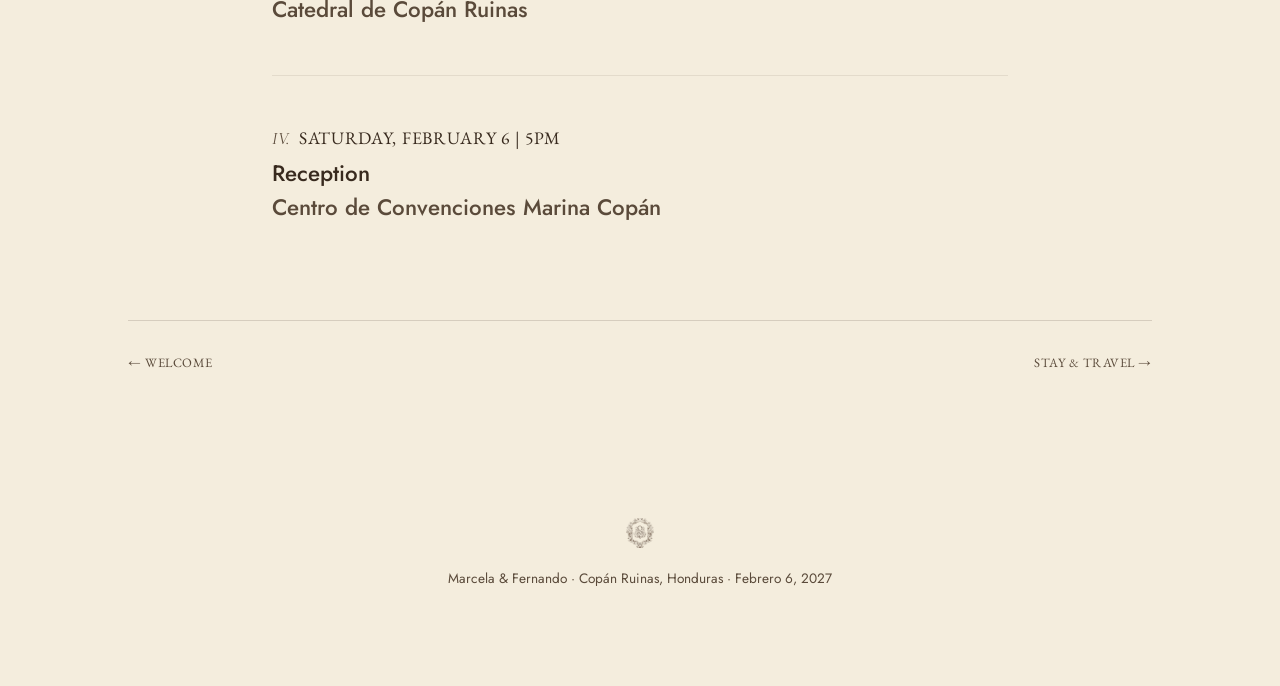
<file: itinerary.html>
<!doctype html>
<html lang="en">
<head>
<meta charset="UTF-8">
<meta name="viewport" content="width=device-width, initial-scale=1">
<title>Itinerary | Marcela &amp; Fernando</title>
<meta name="description" content="Wedding weekend itinerary for Marcela &amp; Fernando in Copán Ruinas, Honduras — sunset meet-up, welcome party, ceremony and reception.">
<link rel="icon" href="assets/graphics/favicon.png" type="image/png">
<link rel="preconnect" href="https://fonts.googleapis.com">
<link rel="preconnect" href="https://fonts.gstatic.com" crossorigin>
<link href="https://fonts.googleapis.com/css2?family=EB+Garamond:ital,wght@0,400;0,500;0,600;1,400&family=Cormorant+Garamond:ital,wght@1,400;1,500;1,600&family=Jost:wght@400;500;600&display=swap" rel="stylesheet">
<link rel="stylesheet" href="css/tokens.css">
<link rel="stylesheet" href="css/base.css">
<link rel="stylesheet" href="css/components.css">
<link rel="stylesheet" href="css/sections.css">
<link rel="stylesheet" href="css/tablet.css">
<link rel="stylesheet" href="css/desktop.css">
<link rel="stylesheet" href="css/large-desktop.css">
</head>
<body class="page-itinerary">
<a class="skip-link" href="#main">Skip to content</a>

<header class="site-header">
  <a class="site-header__mark" href="index.html" aria-label="Marcela &amp; Fernando — Home">
    <img src="assets/graphics/monogram.webp" alt="" width="120" height="120">
  </a>
  <nav class="site-header__nav" aria-label="Primary">
    <ul class="site-header__nav-list">
      <li><a href="itinerary.html" aria-current="page">Itinerary</a></li>
      <li><a href="stay-travel.html">Stay &amp; Travel</a></li>
      <li><a href="explore.html">Copán Guide</a></li>
      <li><a href="attire.html">Attire</a></li>
      <li><a href="services.html">Services</a></li>
      <li><a href="faq.html">FAQ</a></li>
    </ul>
    <a class="btn btn--ghost site-header__rsvp" href="rsvp.html">RSVP</a>
  </nav>
  <button class="site-header__toggle" type="button" aria-expanded="false" aria-controls="site-nav" aria-label="Open menu">
    <span></span><span></span><span></span>
  </button>
</header>
<div class="site-nav-overlay"></div>
<nav class="site-nav" id="site-nav" aria-label="Mobile">
  <a class="site-nav__mark" href="index.html" aria-label="Marcela &amp; Fernando — Home">
    <img src="assets/graphics/monogram.webp" alt="" width="140" height="140">
  </a>
  <ul class="site-nav__list">
    <li><a href="index.html">01. Welcome</a></li>
    <li><a href="itinerary.html" aria-current="page">02. Itinerary</a></li>
    <li><a href="stay-travel.html">03. Stay &amp; Travel</a></li>
    <li><a href="explore.html">04. Copán Guide</a></li>
    <li><a href="attire.html">05. Attire</a></li>
    <li><a href="services.html">06. Services</a></li>
    <li class="is-rsvp"><a href="rsvp.html">07. RSVP</a></li>
    <li><a href="faq.html">08. FAQ</a></li>
  </ul>
</nav>

<main id="main">
  <section class="page-hero page-hero--overlap" id="itinerary">
    <div class="page-hero__image figure">
      <img src="assets/images/itinerary/hero-vine-tile.webp" alt="Bougainvillea vines over a hand-painted Copán Ruinas address tile on a stucco wall." width="2000" height="2667" loading="eager" fetchpriority="high">
    </div>
    <div class="page-hero__card">
      <div class="section-kicker">
        <span class="eyebrow">02.</span>
        <span class="section-kicker__asterisk" aria-hidden="true">*</span>
      </div>
      <h1 class="section-title">Itinerary</h1>
    </div>
    <div class="page-hero__tile figure">
      <img src="assets/images/itinerary/hero-vine-tile.webp" alt="" width="500" height="667" loading="lazy">
    </div>
    <div class="page-hero__spacer" aria-hidden="true"></div>
  </section>

  <div class="container page-section page-section--tight">
    <ol class="entry-list">
      <li class="entry">
        <p class="entry__meta"><span class="roman-index">I.</span> Thursday, February 4 | 6PM</p>
        <div class="entry__row">
          <p class="entry__title">Sunset Meet-Up<br><span class="entry__place">Hacienda San Lucas</span></p>
          <p class="entry__tag label-italic">Casual</p>
        </div>
      </li>
      <li class="entry">
        <p class="entry__meta"><span class="roman-index">II.</span> Friday, February 5 | 4PM</p>
        <div class="entry__row">
          <p class="entry__title">Welcome Party<br><span class="entry__place">Pool&amp;Bar Hotel Marina Copán</span></p>
          <p class="entry__tag label-italic">Cocktail</p>
        </div>
      </li>
      <li class="entry">
        <p class="entry__meta"><span class="roman-index">III.</span> Saturday, February 6 | 4PM</p>
        <div class="entry__row">
          <p class="entry__title">Ceremony<br><span class="entry__place">Catedral de Copán Ruinas</span></p>
          <p class="entry__tag label-italic">Formal</p>
        </div>
      </li>
      <li class="entry">
        <p class="entry__meta"><span class="roman-index">IV.</span> Saturday, February 6 | 5PM</p>
        <div class="entry__row">
          <p class="entry__title">Reception<br><span class="entry__place">Centro de Convenciones Marina Copán</span></p>
        </div>
      </li>
    </ol>

    <nav class="page-nav" aria-label="Page">
      <a class="page-nav__prev" href="index.html">← Welcome</a>
      <a class="page-nav__next" href="stay-travel.html">Stay &amp; Travel →</a>
    </nav>
  </div>
</main>

<footer class="site-footer">
  <div class="site-footer__mark"><img src="assets/graphics/monogram.webp" alt="" width="90" height="90"></div>
  <p>Marcela &amp; Fernando · Copán Ruinas, Honduras · Febrero 6, 2027</p>
</footer>

<script src="js/nav.js"></script>
</body>
</html>
</file>
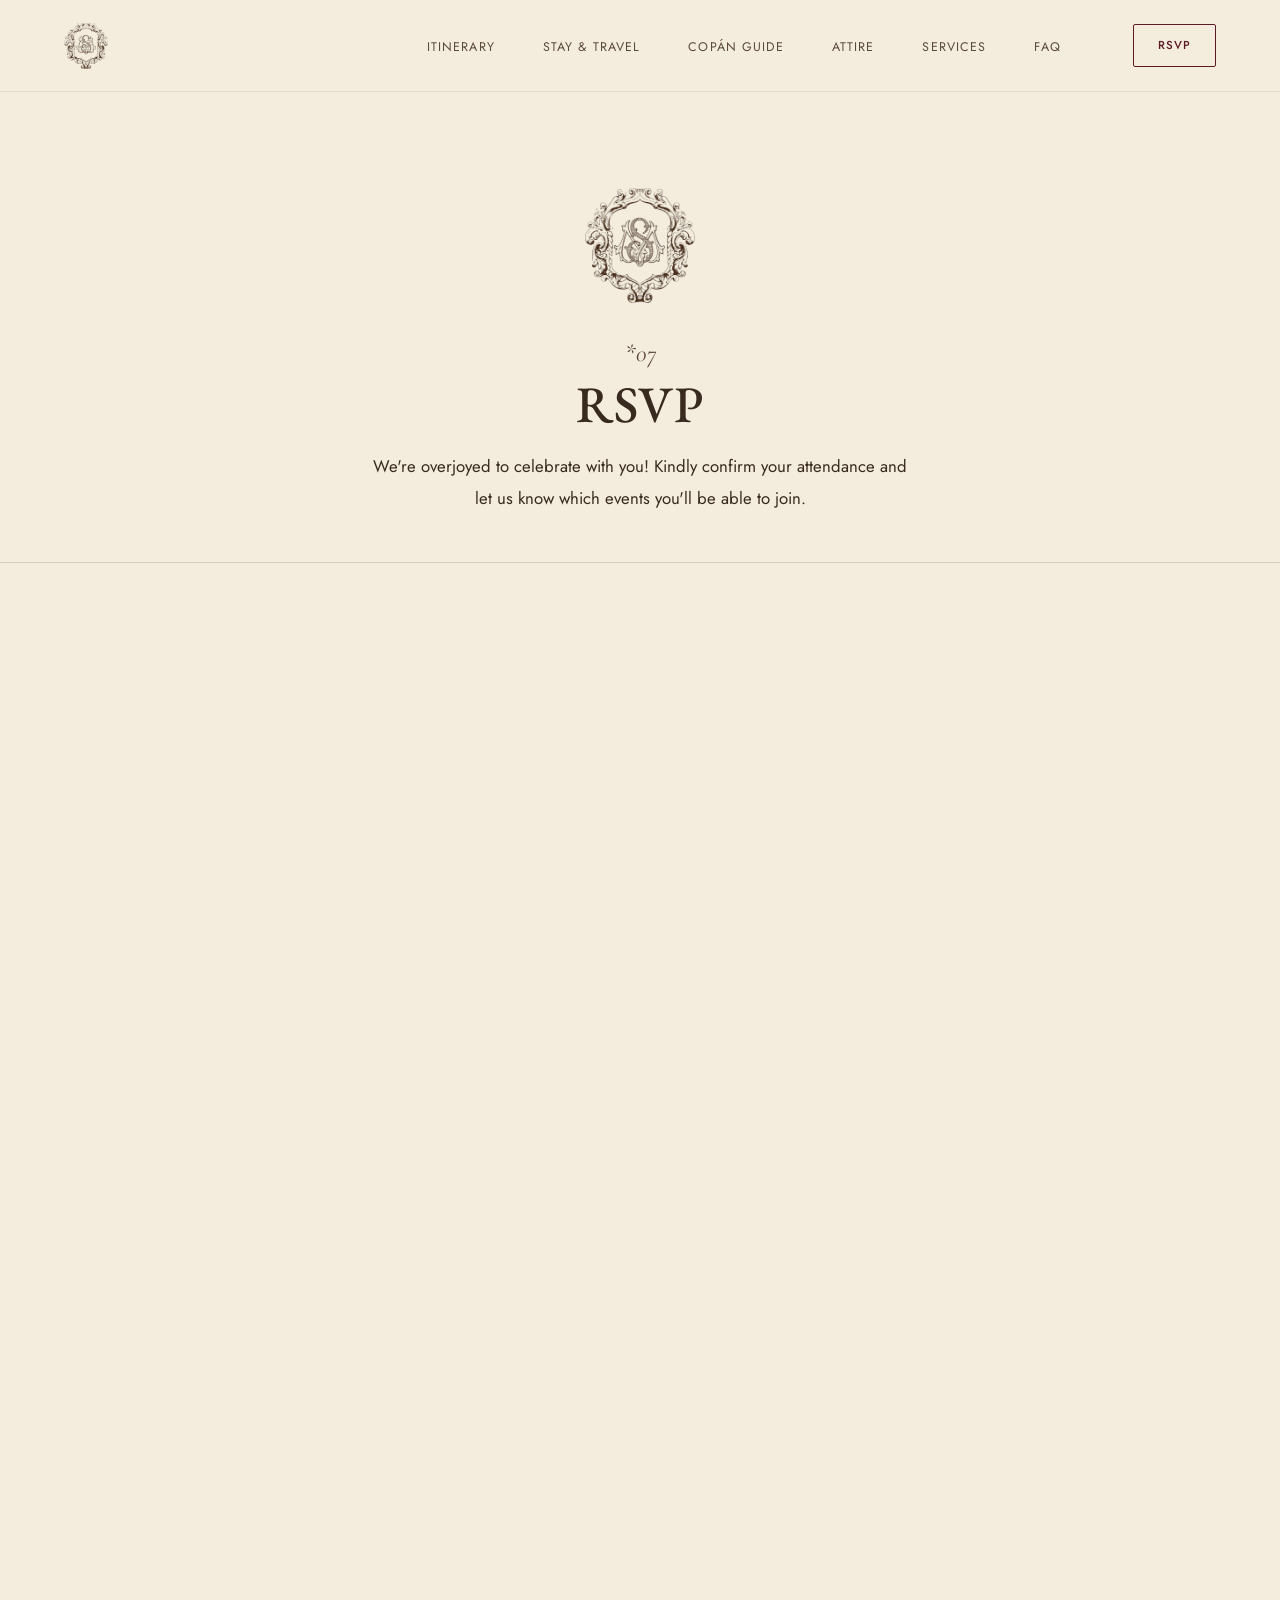
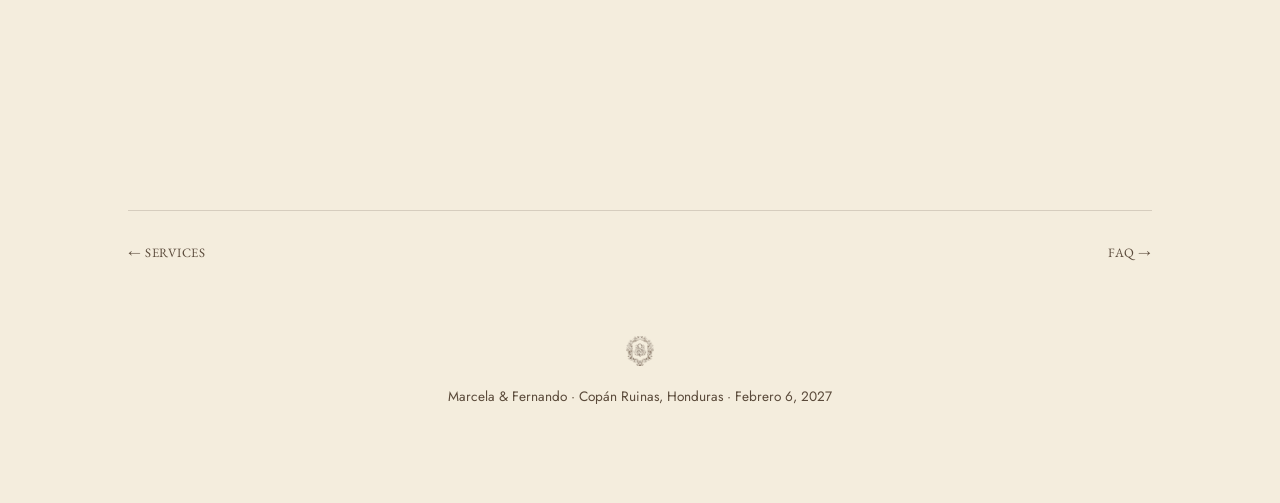
<file: rsvp.html>
<!doctype html>
<html lang="en">
<head>
<meta charset="UTF-8">
<meta name="viewport" content="width=device-width, initial-scale=1">
<title>RSVP | Marcela &amp; Fernando</title>
<meta name="description" content="RSVP for the wedding of Marcela &amp; Fernando in Copán Ruinas, Honduras on February 6, 2027.">
<link rel="icon" href="assets/graphics/favicon.png" type="image/png">
<link rel="preconnect" href="https://fonts.googleapis.com">
<link rel="preconnect" href="https://fonts.gstatic.com" crossorigin>
<link href="https://fonts.googleapis.com/css2?family=EB+Garamond:ital,wght@0,400;0,500;0,600;1,400&family=Cormorant+Garamond:ital,wght@1,400;1,500;1,600&family=Jost:wght@400;500;600&display=swap" rel="stylesheet">
<link rel="stylesheet" href="css/tokens.css">
<link rel="stylesheet" href="css/base.css">
<link rel="stylesheet" href="css/components.css">
<link rel="stylesheet" href="css/sections.css">
<link rel="stylesheet" href="css/tablet.css">
<link rel="stylesheet" href="css/desktop.css">
<link rel="stylesheet" href="css/large-desktop.css">
</head>
<body class="page-rsvp rsvp-page">
<a class="skip-link" href="#main">Skip to content</a>

<header class="site-header">
  <a class="site-header__mark" href="index.html" aria-label="Marcela &amp; Fernando — Home">
    <img src="assets/graphics/monogram.webp" alt="" width="120" height="120">
  </a>
  <nav class="site-header__nav" aria-label="Primary">
    <ul class="site-header__nav-list">
      <li><a href="itinerary.html">Itinerary</a></li>
      <li><a href="stay-travel.html">Stay &amp; Travel</a></li>
      <li><a href="explore.html">Copán Guide</a></li>
      <li><a href="attire.html">Attire</a></li>
      <li><a href="services.html">Services</a></li>
      <li><a href="faq.html">FAQ</a></li>
    </ul>
    <a class="btn btn--ghost site-header__rsvp" href="rsvp.html" aria-current="page">RSVP</a>
  </nav>
  <button class="site-header__toggle" type="button" aria-expanded="false" aria-controls="site-nav" aria-label="Open menu">
    <span></span><span></span><span></span>
  </button>
</header>
<div class="site-nav-overlay"></div>
<nav class="site-nav" id="site-nav" aria-label="Mobile">
  <a class="site-nav__mark" href="index.html" aria-label="Marcela &amp; Fernando — Home">
    <img src="assets/graphics/monogram.webp" alt="" width="140" height="140">
  </a>
  <ul class="site-nav__list">
    <li><a href="index.html">01. Welcome</a></li>
    <li><a href="itinerary.html">02. Itinerary</a></li>
    <li><a href="stay-travel.html">03. Stay &amp; Travel</a></li>
    <li><a href="explore.html">04. Copán Guide</a></li>
    <li><a href="attire.html">05. Attire</a></li>
    <li><a href="services.html">06. Services</a></li>
    <li class="is-rsvp"><a href="rsvp.html" aria-current="page">07. RSVP</a></li>
    <li><a href="faq.html">08. FAQ</a></li>
  </ul>
</nav>

<main id="main">
  <section class="rsvp-hero" id="rsvp">
    <div class="rsvp-hero__mark">
      <img src="assets/graphics/monogram.webp" alt="" width="168" height="168">
    </div>
    <div class="section-kicker" style="justify-content:center; gap: var(--space-2xs)">
      <span class="eyebrow">*07</span>
    </div>
    <h1 class="section-title">RSVP</h1>
    <p class="body-text measure-copy rsvp-hero__intro">We're overjoyed to celebrate with you! Kindly confirm your attendance and let us know which events you'll be able to join.</p>
  </section>

  <section class="rsvp-panel">
    <div class="container rsvp-panel__inner">
      <iframe data-tally-src="https://tally.so/embed/Xx7EXd?alignLeft=1&amp;hideTitle=1&amp;transparentBackground=1&amp;dynamicHeight=1" loading="lazy" width="100%" height="939" class="rsvp-embed" title="RSVP — Marcela &amp; Fernando"></iframe>
    </div>
  </section>

  <div class="container">
    <nav class="page-nav" aria-label="Page">
      <a class="page-nav__prev" href="services.html">← Services</a>
      <a class="page-nav__next" href="faq.html">FAQ →</a>
    </nav>
  </div>
</main>

<footer class="site-footer">
  <div class="site-footer__mark"><img src="assets/graphics/monogram.webp" alt="" width="90" height="90"></div>
  <p>Marcela &amp; Fernando · Copán Ruinas, Honduras · Febrero 6, 2027</p>
</footer>

<script src="js/nav.js"></script>
<script>
  var d = document, w = "https://tally.so/widgets/embed.js",
    v = function () {
      if (typeof Tally !== "undefined") { Tally.loadEmbeds(); }
      else {
        d.querySelectorAll("iframe[data-tally-src]:not([src])").forEach(function (e) {
          e.src = e.dataset.tallySrc;
        });
      }
    };
  if (typeof Tally !== "undefined") { v(); }
  else if (d.querySelector('script[src="' + w + '"]') == null) {
    var s = d.createElement("script");
    s.src = w; s.onload = v; s.onerror = v;
    d.body.appendChild(s);
  }
</script>
</body>
</html>
</file>
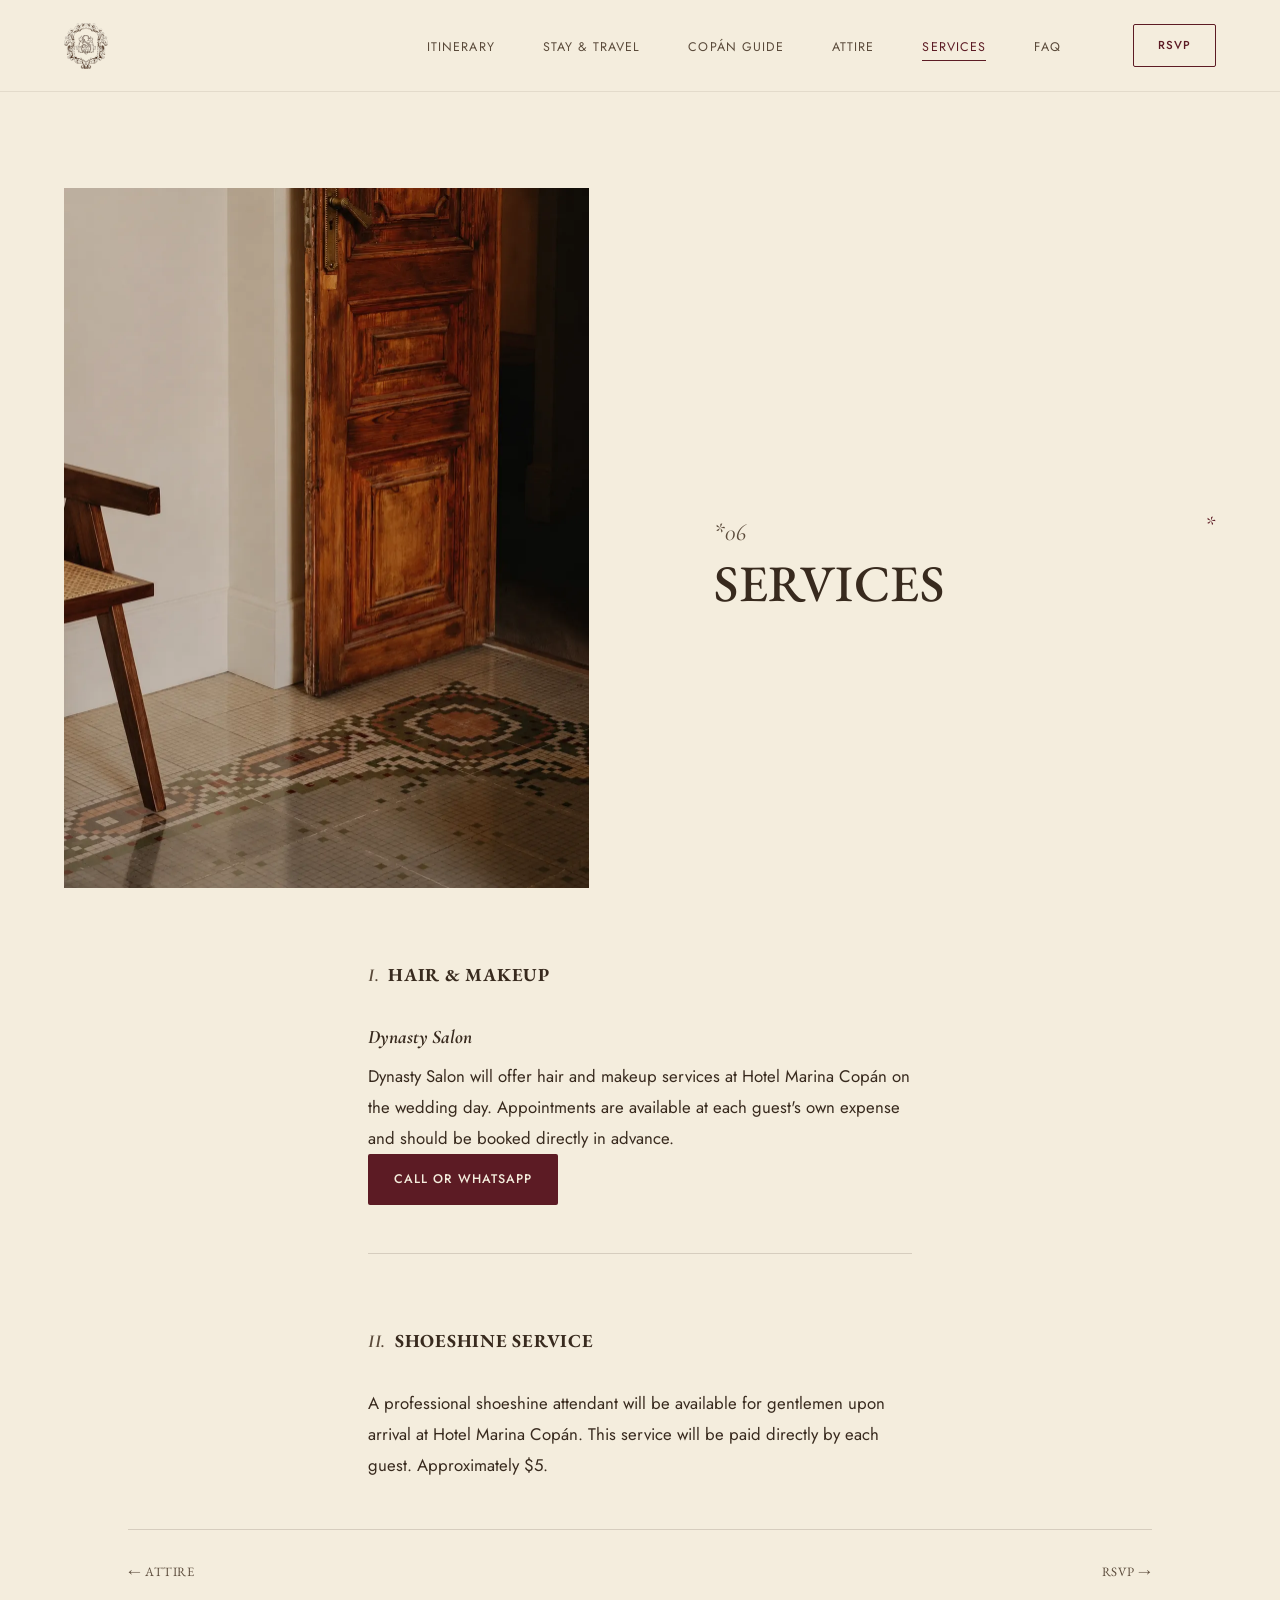
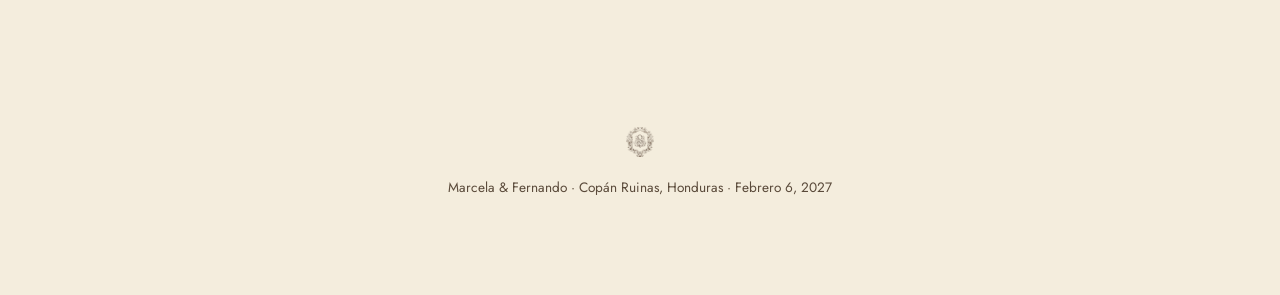
<file: services.html>
<!doctype html>
<html lang="en">
<head>
<meta charset="UTF-8">
<meta name="viewport" content="width=device-width, initial-scale=1">
<title>Services | Marcela &amp; Fernando</title>
<meta name="description" content="Hair and makeup and other guest services for the wedding weekend of Marcela &amp; Fernando in Copán Ruinas, Honduras.">
<link rel="icon" href="assets/graphics/favicon.png" type="image/png">
<link rel="preconnect" href="https://fonts.googleapis.com">
<link rel="preconnect" href="https://fonts.gstatic.com" crossorigin>
<link href="https://fonts.googleapis.com/css2?family=EB+Garamond:ital,wght@0,400;0,500;0,600;1,400&family=Cormorant+Garamond:ital,wght@1,400;1,500;1,600&family=Jost:wght@400;500;600&display=swap" rel="stylesheet">
<link rel="stylesheet" href="css/tokens.css">
<link rel="stylesheet" href="css/base.css">
<link rel="stylesheet" href="css/components.css">
<link rel="stylesheet" href="css/sections.css">
<link rel="stylesheet" href="css/tablet.css">
<link rel="stylesheet" href="css/desktop.css">
<link rel="stylesheet" href="css/large-desktop.css">
</head>
<body class="page-services">
<a class="skip-link" href="#main">Skip to content</a>

<header class="site-header">
  <a class="site-header__mark" href="index.html" aria-label="Marcela &amp; Fernando — Home">
    <img src="assets/graphics/monogram.webp" alt="" width="120" height="120">
  </a>
  <nav class="site-header__nav" aria-label="Primary">
    <ul class="site-header__nav-list">
      <li><a href="itinerary.html">Itinerary</a></li>
      <li><a href="stay-travel.html">Stay &amp; Travel</a></li>
      <li><a href="explore.html">Copán Guide</a></li>
      <li><a href="attire.html">Attire</a></li>
      <li><a href="services.html" aria-current="page">Services</a></li>
      <li><a href="faq.html">FAQ</a></li>
    </ul>
    <a class="btn btn--ghost site-header__rsvp" href="rsvp.html">RSVP</a>
  </nav>
  <button class="site-header__toggle" type="button" aria-expanded="false" aria-controls="site-nav" aria-label="Open menu">
    <span></span><span></span><span></span>
  </button>
</header>
<div class="site-nav-overlay"></div>
<nav class="site-nav" id="site-nav" aria-label="Mobile">
  <a class="site-nav__mark" href="index.html" aria-label="Marcela &amp; Fernando — Home">
    <img src="assets/graphics/monogram.webp" alt="" width="140" height="140">
  </a>
  <ul class="site-nav__list">
    <li><a href="index.html">01. Welcome</a></li>
    <li><a href="itinerary.html">02. Itinerary</a></li>
    <li><a href="stay-travel.html">03. Stay &amp; Travel</a></li>
    <li><a href="explore.html">04. Copán Guide</a></li>
    <li><a href="attire.html">05. Attire</a></li>
    <li><a href="services.html" aria-current="page">06. Services</a></li>
    <li class="is-rsvp"><a href="rsvp.html">07. RSVP</a></li>
    <li><a href="faq.html">08. FAQ</a></li>
  </ul>
</nav>

<main id="main">
  <section class="page-hero" id="services">
    <div class="page-hero__image figure">
      <img src="assets/images/services/hero-door-tile.webp" alt="An open wooden door beside a woven cane chair, above a patterned tile floor." width="1800" height="2400" loading="eager" fetchpriority="high">
    </div>
    <div class="page-hero__body">
      <div class="section-kicker">
        <span class="eyebrow">*06</span>
        <span class="section-kicker__asterisk" aria-hidden="true">*</span>
      </div>
      <h1 class="section-title">Services</h1>
    </div>
  </section>

  <div class="container page-section page-section--tight">
    <section id="hair-makeup">
      <h2 class="guide-group__heading"><span class="roman-index">I.</span> Hair &amp; Makeup</h2>
      <h3 class="item-heading--italic guide-item__name">Dynasty Salon</h3>
      <p class="body-text">Dynasty Salon will offer hair and makeup services at Hotel Marina Copán on the wedding day. Appointments are available at each guest's own expense and should be booked directly in advance.</p>
      <a class="btn" href="https://wa.me/50495106998" target="_blank" rel="noopener">Call or WhatsApp</a>
    </section>

    <section id="shoeshine" class="stay-subsection">
      <h2 class="guide-group__heading"><span class="roman-index">II.</span> Shoeshine Service</h2>
      <p class="body-text">A professional shoeshine attendant will be available for gentlemen upon arrival at Hotel Marina Copán. This service will be paid directly by each guest. Approximately $5.</p>
    </section>

    <nav class="page-nav" aria-label="Page">
      <a class="page-nav__prev" href="attire.html">← Attire</a>
      <a class="page-nav__next" href="rsvp.html">RSVP →</a>
    </nav>
  </div>
</main>

<footer class="site-footer">
  <div class="site-footer__mark"><img src="assets/graphics/monogram.webp" alt="" width="90" height="90"></div>
  <p>Marcela &amp; Fernando · Copán Ruinas, Honduras · Febrero 6, 2027</p>
</footer>

<script src="js/nav.js"></script>
</body>
</html>
</file>
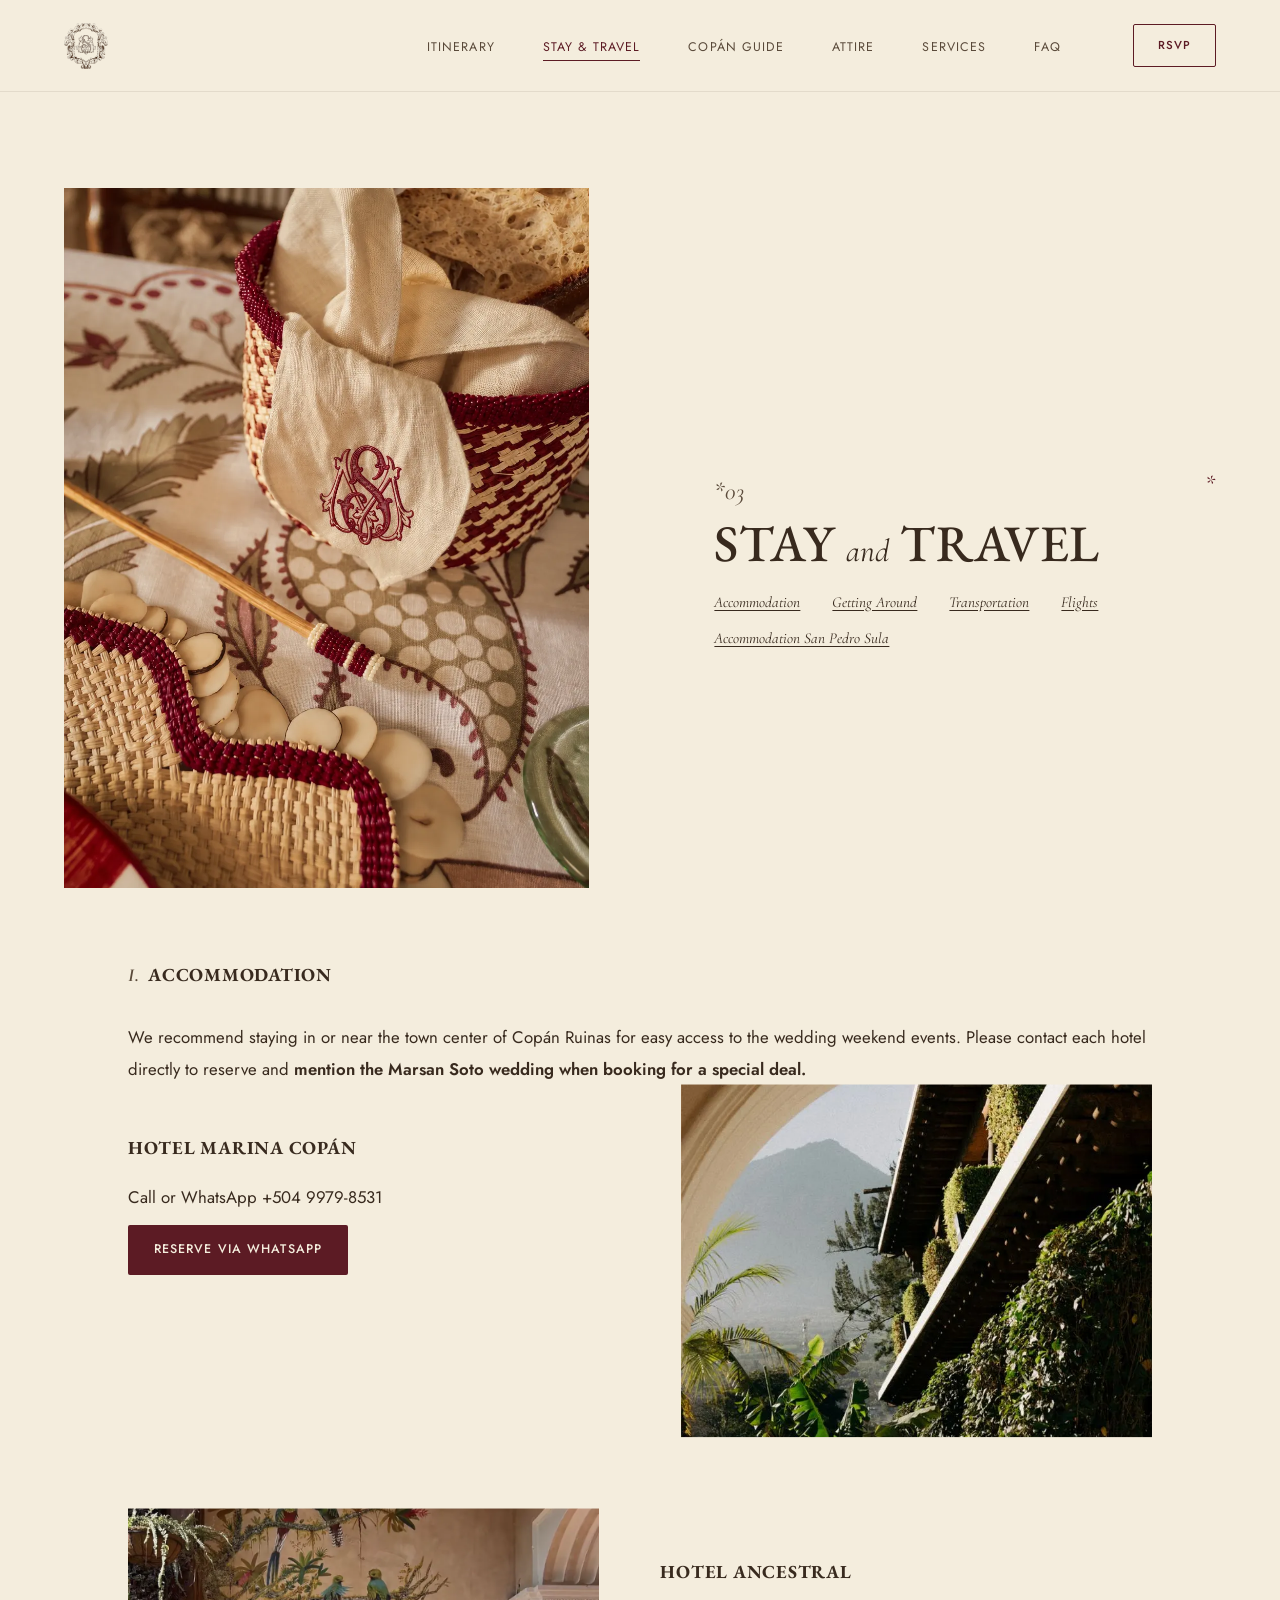
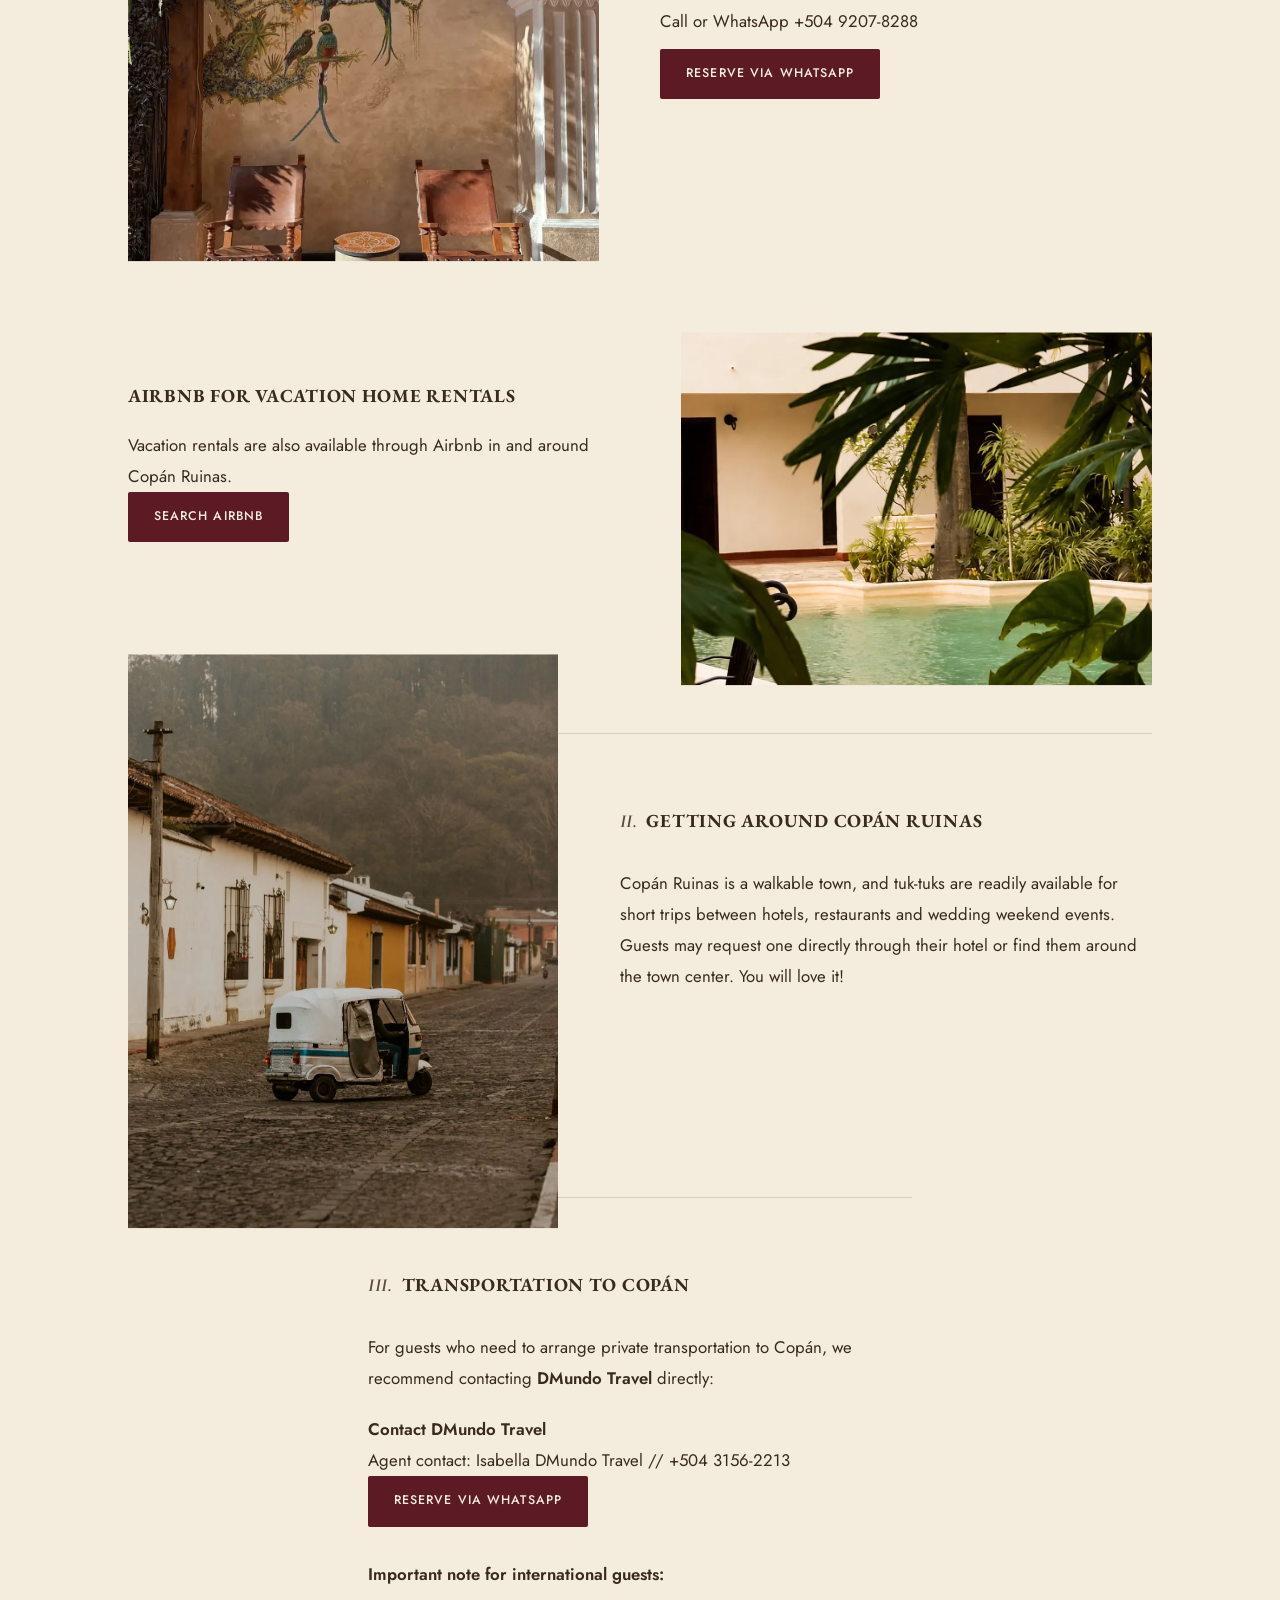
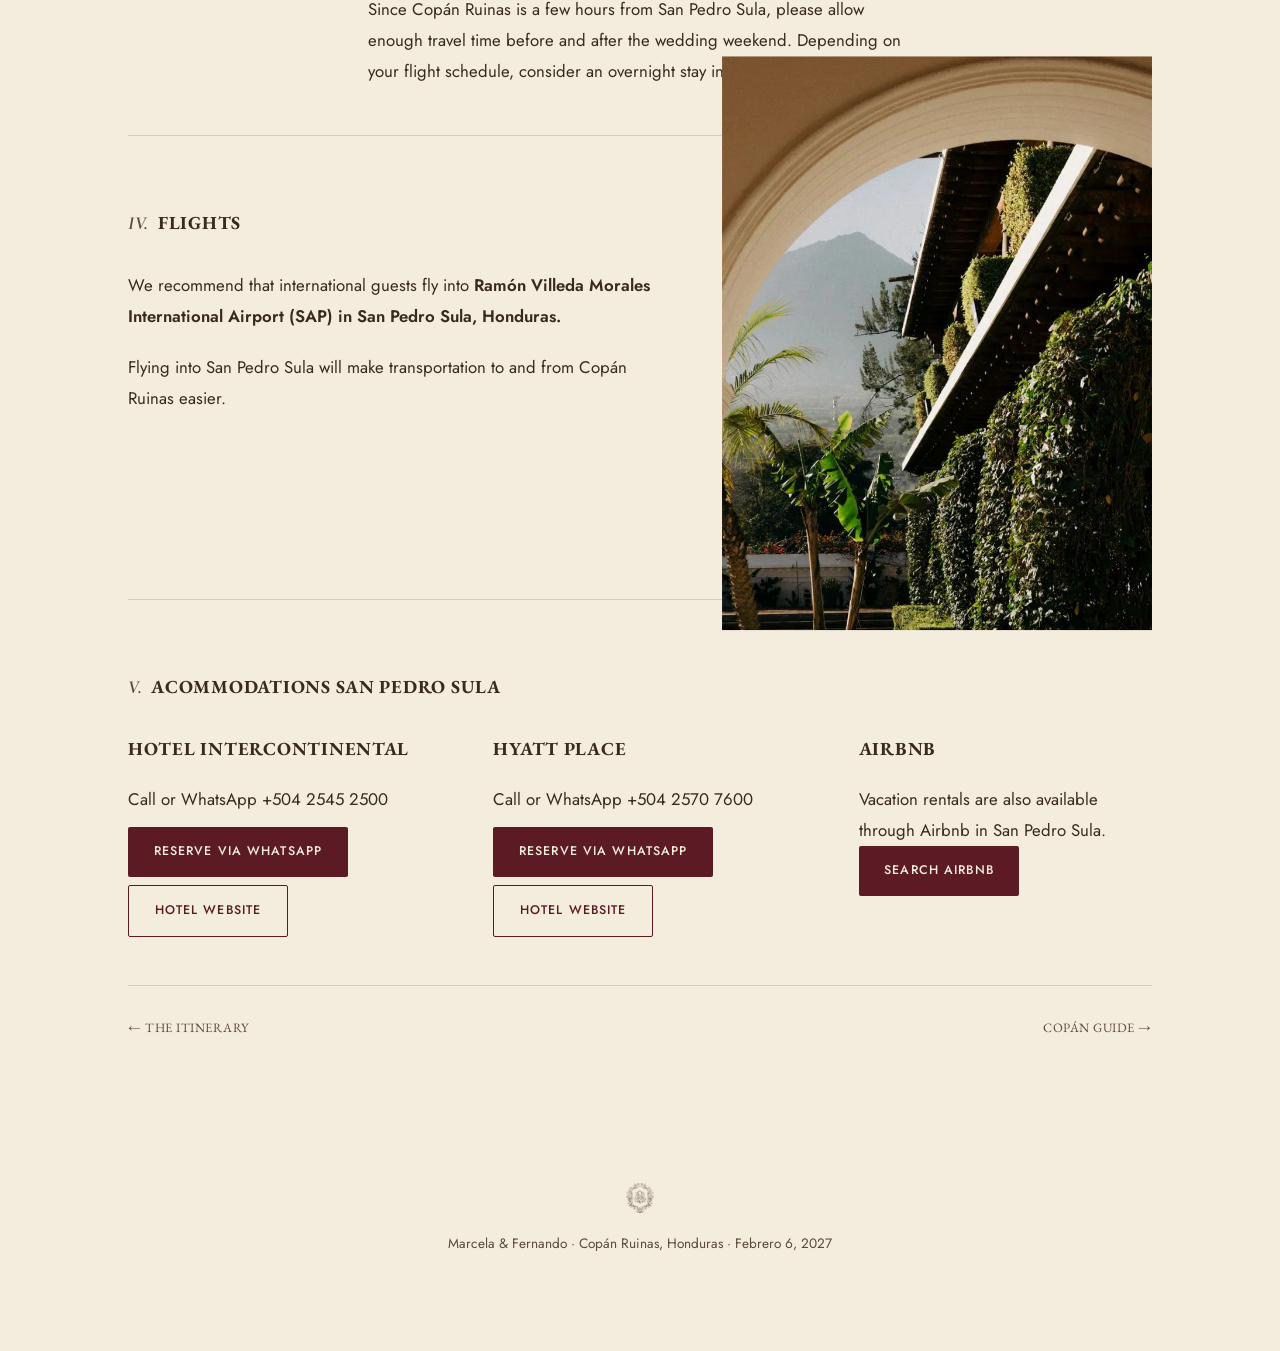
<file: stay-travel.html>
<!doctype html>
<html lang="en">
<head>
<meta charset="UTF-8">
<meta name="viewport" content="width=device-width, initial-scale=1">
<title>Stay &amp; Travel | Marcela &amp; Fernando</title>
<meta name="description" content="Where to stay and how to get to Copán Ruinas, Honduras for the wedding of Marcela &amp; Fernando — hotels, transportation, flights and accommodations in San Pedro Sula.">
<link rel="icon" href="assets/graphics/favicon.png" type="image/png">
<link rel="preconnect" href="https://fonts.googleapis.com">
<link rel="preconnect" href="https://fonts.gstatic.com" crossorigin>
<link href="https://fonts.googleapis.com/css2?family=EB+Garamond:ital,wght@0,400;0,500;0,600;1,400&family=Cormorant+Garamond:ital,wght@1,400;1,500;1,600&family=Jost:wght@400;500;600&display=swap" rel="stylesheet">
<link rel="stylesheet" href="css/tokens.css">
<link rel="stylesheet" href="css/base.css">
<link rel="stylesheet" href="css/components.css">
<link rel="stylesheet" href="css/sections.css">
<link rel="stylesheet" href="css/tablet.css">
<link rel="stylesheet" href="css/desktop.css">
<link rel="stylesheet" href="css/large-desktop.css">
</head>
<body class="page-stay-travel">
<a class="skip-link" href="#main">Skip to content</a>

<header class="site-header">
  <a class="site-header__mark" href="index.html" aria-label="Marcela &amp; Fernando — Home">
    <img src="assets/graphics/monogram.webp" alt="" width="120" height="120">
  </a>
  <nav class="site-header__nav" aria-label="Primary">
    <ul class="site-header__nav-list">
      <li><a href="itinerary.html">Itinerary</a></li>
      <li><a href="stay-travel.html" aria-current="page">Stay &amp; Travel</a></li>
      <li><a href="explore.html">Copán Guide</a></li>
      <li><a href="attire.html">Attire</a></li>
      <li><a href="services.html">Services</a></li>
      <li><a href="faq.html">FAQ</a></li>
    </ul>
    <a class="btn btn--ghost site-header__rsvp" href="rsvp.html">RSVP</a>
  </nav>
  <button class="site-header__toggle" type="button" aria-expanded="false" aria-controls="site-nav" aria-label="Open menu">
    <span></span><span></span><span></span>
  </button>
</header>
<div class="site-nav-overlay"></div>
<nav class="site-nav" id="site-nav" aria-label="Mobile">
  <a class="site-nav__mark" href="index.html" aria-label="Marcela &amp; Fernando — Home">
    <img src="assets/graphics/monogram.webp" alt="" width="140" height="140">
  </a>
  <ul class="site-nav__list">
    <li><a href="index.html">01. Welcome</a></li>
    <li><a href="itinerary.html">02. Itinerary</a></li>
    <li><a href="stay-travel.html" aria-current="page">03. Stay &amp; Travel</a></li>
    <li><a href="explore.html">04. Copán Guide</a></li>
    <li><a href="attire.html">05. Attire</a></li>
    <li><a href="services.html">06. Services</a></li>
    <li class="is-rsvp"><a href="rsvp.html">07. RSVP</a></li>
    <li><a href="faq.html">08. FAQ</a></li>
  </ul>
</nav>

<main id="main">
  <section class="page-hero" id="travel">
    <div class="page-hero__image figure">
      <img src="assets/images/stay-travel/hero-monogram-napkin.webp" alt="A monogrammed linen napkin in a woven bread basket, set on an embroidered tablecloth." width="2000" height="2667" loading="eager" fetchpriority="high">
    </div>
    <div class="page-hero__body">
      <div class="section-kicker">
        <span class="eyebrow">*03</span>
        <span class="section-kicker__asterisk" aria-hidden="true">*</span>
      </div>
      <h1 class="section-title">Stay <span class="and">and</span> Travel</h1>
      <nav class="quicklinks" aria-label="Section links">
        <a href="#accommodation">Accommodation</a>
        <a href="#getting-around">Getting Around</a>
        <a href="#transportation">Transportation</a>
        <a href="#flights">Flights</a>
        <a href="#accommodation-sps">Accommodation San Pedro Sula</a>
      </nav>
    </div>
  </section>

  <div class="container page-section page-section--tight">

    <section id="accommodation">
      <h2 class="guide-group__heading"><span class="roman-index">I.</span> Accommodation</h2>
      <p class="body-text">We recommend staying in or near the town center of Copán Ruinas for easy access to the wedding weekend events. Please contact each hotel directly to reserve and <strong>mention the Marsan Soto wedding when booking for a special deal.</strong></p>

      <div class="stay-card">
        <h3 class="item-heading stay-card__name">Hotel Marina Copán</h3>
        <div class="stay-card__image figure">
          <img src="assets/images/stay-travel/flights-view.webp" alt="Archway view toward the mountains at Hotel Marina Copán." width="1800" height="1350" loading="lazy">
        </div>
        <p class="body-text stay-card__contact">Call or WhatsApp +504 9979-8531</p>
        <div class="btn-row">
          <a class="btn" href="https://wa.me/50499798531" target="_blank" rel="noopener">Reserve via WhatsApp</a>
        </div>
      </div>

      <div class="stay-card">
        <h3 class="item-heading stay-card__name">Hotel Ancestral</h3>
        <div class="stay-card__image figure">
          <img src="assets/images/stay-travel/hotel-ancestral-pool.webp" alt="Courtyard pool at Hotel Ancestral, surrounded by palms." width="1800" height="1350" loading="lazy">
        </div>
        <p class="body-text stay-card__contact">Call or WhatsApp +504 9207-8288</p>
        <div class="btn-row">
          <a class="btn" href="https://wa.me/50492078288" target="_blank" rel="noopener">Reserve via WhatsApp</a>
        </div>
      </div>

      <div class="stay-card">
        <h3 class="item-heading stay-card__name">Airbnb for Vacation Home Rentals</h3>
        <div class="stay-card__image figure">
          <img src="assets/images/stay-travel/airbnb-rental-interior.webp" alt="Interior of a Copán Ruinas vacation rental with a hand-painted quetzal mural." width="1800" height="1350" loading="lazy">
        </div>
        <p class="body-text">Vacation rentals are also available through Airbnb in and around Copán Ruinas.</p>
        <div class="btn-row">
          <a class="btn" href="https://www.airbnb.com/s/Copan-Ruinas--Honduras/homes" target="_blank" rel="noopener">Search Airbnb</a>
        </div>
      </div>
    </section>

    <section id="getting-around" class="stay-subsection">
      <h2 class="guide-group__heading"><span class="roman-index">II.</span> Getting Around Copán Ruinas</h2>
      <div class="stay-subsection__image figure">
        <img src="assets/images/stay-travel/getting-around-tuktuk.webp" alt="A tuk-tuk parked on a cobblestone street lined with white, iron-gated houses." width="1800" height="1350" loading="lazy">
      </div>
      <p class="body-text">Copán Ruinas is a walkable town, and tuk-tuks are readily available for short trips between hotels, restaurants and wedding weekend events. Guests may request one directly through their hotel or find them around the town center. You will love it!</p>
    </section>

    <section id="transportation" class="stay-subsection">
      <h2 class="guide-group__heading"><span class="roman-index">III.</span> Transportation to Copán</h2>
      <p class="body-text">For guests who need to arrange private transportation to Copán, we recommend contacting <strong>DMundo Travel</strong> directly:</p>
      <p class="body-text"><strong>Contact DMundo Travel</strong><br>Agent contact: Isabella DMundo Travel // +504 3156-2213</p>
      <div class="btn-row">
        <a class="btn" href="https://wa.me/50431562213" target="_blank" rel="noopener">Reserve via WhatsApp</a>
      </div>
      <p class="body-text stay-note"><span class="stay-note__label">Important note for international guests:</span>Since Copán Ruinas is a few hours from San Pedro Sula, please allow enough travel time before and after the wedding weekend. Depending on your flight schedule, consider an overnight stay in San Pedro Sula.</p>
    </section>

    <section id="flights" class="stay-subsection">
      <h2 class="guide-group__heading"><span class="roman-index">IV.</span> Flights</h2>
      <div class="stay-subsection__image figure">
        <img src="assets/images/stay-travel/flights-view.webp" alt="View through a stone archway toward the mountains surrounding Copán Ruinas." width="1800" height="1350" loading="lazy">
      </div>
      <p class="body-text">We recommend that international guests fly into <strong>Ramón Villeda Morales International Airport (SAP) in San Pedro Sula, Honduras.</strong></p>
      <p class="body-text">Flying into San Pedro Sula will make transportation to and from Copán Ruinas easier.</p>
    </section>

    <section id="accommodation-sps" class="stay-subsection">
      <h2 class="guide-group__heading"><span class="roman-index">V.</span> Acommodations San Pedro Sula</h2>

      <div class="stay-card-grid">
      <div class="stay-card">
        <h3 class="item-heading stay-card__name">Hotel InterContinental</h3>
        <p class="body-text stay-card__contact">Call or WhatsApp +504 2545 2500</p>
        <div class="btn-row">
          <a class="btn" href="https://wa.me/50425452500" target="_blank" rel="noopener">Reserve via WhatsApp</a>
          <a class="btn btn--ghost" href="https://www.google.com/search?q=Hotel+InterContinental+San+Pedro+Sula" target="_blank" rel="noopener">Hotel Website</a>
        </div>
      </div>

      <div class="stay-card">
        <h3 class="item-heading stay-card__name">Hyatt Place</h3>
        <p class="body-text stay-card__contact">Call or WhatsApp +504 2570 7600</p>
        <div class="btn-row">
          <a class="btn" href="https://wa.me/50425707600" target="_blank" rel="noopener">Reserve via WhatsApp</a>
          <a class="btn btn--ghost" href="https://www.google.com/search?q=Hyatt+Place+San+Pedro+Sula" target="_blank" rel="noopener">Hotel Website</a>
        </div>
      </div>

      <div class="stay-card">
        <h3 class="item-heading stay-card__name">Airbnb</h3>
        <p class="body-text">Vacation rentals are also available through Airbnb in San Pedro Sula.</p>
        <div class="btn-row">
          <a class="btn" href="https://www.airbnb.com/s/San-Pedro-Sula--Honduras/homes" target="_blank" rel="noopener">Search Airbnb</a>
        </div>
      </div>
      </div>
    </section>

    <nav class="page-nav" aria-label="Page">
      <a class="page-nav__prev" href="itinerary.html">← The Itinerary</a>
      <a class="page-nav__next" href="explore.html">Copán Guide →</a>
    </nav>
  </div>
</main>

<footer class="site-footer">
  <div class="site-footer__mark"><img src="assets/graphics/monogram.webp" alt="" width="90" height="90"></div>
  <p>Marcela &amp; Fernando · Copán Ruinas, Honduras · Febrero 6, 2027</p>
</footer>

<script src="js/nav.js"></script>
</body>
</html>
</file>
<file: css/tokens.css>
/* ==========================================================================
   DESIGN TOKENS
   Marcela & Fernando — Copán Ruinas, Honduras
   Single source of truth for color, type, spacing and layout widths.
   Edit values here to restyle the whole site consistently.

   Breakpoints (referenced throughout the CSS, not expressible as vars):
     Mobile        <= 767px   (base.css / components.css / sections.css)
     Tablet        768–1023px (tablet.css)
     Desktop       >= 1024px  (desktop.css)
     Large Desktop >= 1440px  (large-desktop.css)
   ========================================================================== */

:root {
  /* ---- Color: warm Old-World Latin palette ---- */
  --color-cream: #f4eddd;          /* page background */
  --color-ivory: #f4eddd;          /* card / panel background */
  --color-paper: #f1e9da;          /* alternate section background (textured paper feel) */
  --color-chocolate: #382a1e;      /* primary text */
  --color-chocolate-soft: #5a4a3a; /* secondary / muted text */
  --color-burgundy: #5c1b24;       /* primary accent: buttons, eyebrows, links */
  --color-burgundy-dark: #430f17;  /* accent hover/active */
  --color-terracotta: #c1592c;     /* hero warmth, rare large-surface accent */
  --color-olive: #6b6b45;          /* quiet secondary accent */
  --color-sand: #e3d5b8;           /* borders, subtle fills */
  --color-line: rgba(56, 42, 30, 0.16);   /* hairline dividers */
  --color-line-soft: rgba(56, 42, 30, 0.09);
  --color-overlay-scrim: rgba(30, 18, 12, 0.28);

  /* ---- Type ---- */
  --font-display: "EB Garamond", "Cormorant Garamond", Georgia, "Times New Roman", serif;
  --font-secondary: "Cormorant Garamond", "EB Garamond", Georgia, serif;
  --font-body: "Jost", "Segoe UI", Helvetica, Arial, sans-serif;

  --tracking-wide: 0.04em;
  --tracking-wider: 0.09em;
  --tracking-widest: 0.16em;

  /* ---- Spacing scale (mobile-first; desktop.css / large-desktop.css scale these up per-context) ---- */
  --space-3xs: 0.25rem;   /* 4px */
  --space-2xs: 0.5rem;    /* 8px */
  --space-xs: 0.75rem;    /* 12px */
  --space-sm: 1.25rem;    /* 20px */
  --space-md: 2rem;       /* 32px */
  --space-lg: 3rem;       /* 48px */
  --space-xl: 4.5rem;     /* 72px */
  --space-2xl: 6rem;      /* 96px */

  /* ---- Section rhythm ---- */
  --section-space-mobile: 3.5rem;
  --section-space-desktop: 8rem;
  --section-space-large: 9.5rem;

  /* space reserved after a section's final paragraph, before its divider */
  --space-before-divider: 2.75rem;
  /* space after a divider, before the next section's eyebrow/title */
  --space-after-divider: 3.5rem;

  /* ---- Layout widths ---- */
  --width-copy: 34rem;        /* narrow reading column, ~ optimal measure */
  --width-content: 46rem;     /* standard content column */
  --width-editorial: 72rem;   /* wide editorial column, image + text compositions */
  --width-full: 96rem;        /* outer page max-width on very large screens */

  --page-gutter-mobile: 1.25rem;
  --page-gutter-tablet: 3rem;
  --page-gutter-desktop: 5vw;
  --page-gutter-large: 7vw;

  /* ---- Misc ---- */
  --radius-sm: 2px;
  --header-height-mobile: 60px;
  --header-height-desktop: 92px;
  --transition-base: 220ms ease;
  --transition-slow: 420ms cubic-bezier(0.22, 1, 0.36, 1);
}
</file>
<file: css/base.css>
/* ==========================================================================
   BASE / MOBILE
   Reset, base typography and layout primitives.
   Mobile-first: everything here is the approved mobile experience.
   Do not add desktop-only rules in this file — see desktop.css.
   ========================================================================== */

*,
*::before,
*::after {
  box-sizing: border-box;
}

html {
  -webkit-text-size-adjust: 100%;
  scroll-behavior: smooth;
}

@media (prefers-reduced-motion: reduce) {
  html {
    scroll-behavior: auto;
  }
  *,
  *::before,
  *::after {
    animation-duration: 0.01ms !important;
    animation-iteration-count: 1 !important;
    transition-duration: 0.01ms !important;
    scroll-behavior: auto !important;
  }
}

body {
  margin: 0;
  background: var(--color-cream);
  color: var(--color-chocolate);
  font-family: var(--font-body);
  font-size: 16px;
  line-height: 1.6;
  overflow-x: hidden;
  -webkit-font-smoothing: antialiased;
}

img,
picture,
video {
  max-width: 100%;
  display: block;
}

h1, h2, h3, h4, p, ul, ol, figure {
  margin: 0;
}

ul, ol {
  padding: 0;
  list-style: none;
}

a {
  color: inherit;
  text-decoration: none;
}

button {
  font: inherit;
  color: inherit;
  background: none;
  border: 0;
  cursor: pointer;
}

/* ---- Focus visibility (accessibility) ---- */
a:focus-visible,
button:focus-visible,
input:focus-visible,
textarea:focus-visible {
  outline: 2px solid var(--color-burgundy);
  outline-offset: 3px;
}

/* ---- Layout primitives ---- */
.container {
  width: 100%;
  padding-left: var(--page-gutter-mobile);
  padding-right: var(--page-gutter-mobile);
}

.measure-copy   { max-width: var(--width-copy); margin-left: auto; margin-right: auto; }
.measure-content{ max-width: var(--width-content); margin-left: auto; margin-right: auto; }

main {
  display: block;
}

.page-section {
  padding-top: var(--section-space-mobile);
  padding-bottom: var(--section-space-mobile);
}

.page-section--tight {
  padding-top: var(--space-lg);
  padding-bottom: var(--space-lg);
}

.page-section + .page-section {
  padding-top: 0;
}

/* ---- Typography ---- */
.eyebrow {
  display: block;
  font-family: var(--font-secondary);
  font-style: italic;
  font-size: 1.35rem;
  color: var(--color-chocolate-soft);
  margin-bottom: var(--space-3xs);
}

.section-title {
  font-family: var(--font-display);
  font-weight: 500;
  color: var(--color-chocolate);
  font-size: clamp(2.1rem, 9vw, 2.6rem);
  line-height: 1.06;
  letter-spacing: 0.01em;
  text-transform: uppercase;
}

.section-title .and {
  font-family: var(--font-secondary);
  font-style: italic;
  font-weight: 400;
  text-transform: none;
  font-size: 0.62em;
  letter-spacing: 0;
}

.section-kicker {
  display: flex;
  align-items: flex-start;
  justify-content: space-between;
  gap: var(--space-sm);
}

.section-kicker__asterisk {
  color: var(--color-burgundy);
  font-family: var(--font-secondary);
  font-size: 1.4rem;
  line-height: 1;
}

.section-subtitle {
  font-family: var(--font-secondary);
  font-style: italic;
  font-size: 1.15rem;
  color: var(--color-chocolate-soft);
  margin-top: var(--space-xs);
}

.body-text {
  font-family: var(--font-body);
  font-size: 1rem;
  line-height: 1.75;
  color: var(--color-chocolate);
}

.body-text + .body-text {
  margin-top: var(--space-sm);
}

.body-text strong {
  font-weight: 600;
}

.body-text em,
.label-italic {
  font-family: var(--font-secondary);
  font-style: italic;
}

.item-heading {
  font-family: var(--font-display);
  font-size: 1.15rem;
  letter-spacing: var(--tracking-wide);
  text-transform: uppercase;
  color: var(--color-chocolate);
}

.item-heading--italic {
  font-family: var(--font-secondary);
  font-style: italic;
  text-transform: none;
  font-size: 1.2rem;
}

.roman-index {
  font-family: var(--font-secondary);
  font-style: italic;
  color: var(--color-chocolate-soft);
  margin-right: var(--space-3xs);
}

/* ---- Divider: punctuation between sections ---- */
.divider {
  border: 0;
  border-top: 1px solid var(--color-line);
  margin: var(--space-before-divider) 0 var(--space-after-divider);
}

/* ---- Screen-reader only ---- */
.sr-only {
  position: absolute;
  width: 1px;
  height: 1px;
  padding: 0;
  margin: -1px;
  overflow: hidden;
  clip: rect(0, 0, 0, 0);
  white-space: nowrap;
  border: 0;
}

/* ---- Skip link ---- */
.skip-link {
  position: absolute;
  left: var(--space-sm);
  top: -100px;
  background: var(--color-ivory);
  color: var(--color-burgundy);
  padding: var(--space-2xs) var(--space-sm);
  z-index: 200;
  border-radius: var(--radius-sm);
  transition: top var(--transition-base);
}

.skip-link:focus {
  top: var(--space-sm);
}
</file>
<file: css/components.css>
/* ==========================================================================
   COMPONENTS — MOBILE BASE
   Header, mobile nav, buttons, cards, pagination, figures.
   ========================================================================== */

/* ---- Site header ---- */
.site-header {
  position: sticky;
  top: 0;
  z-index: 100;
  display: flex;
  align-items: center;
  justify-content: space-between;
  height: var(--header-height-mobile);
  padding: 0 var(--page-gutter-mobile);
  background: var(--color-ivory);
  border-bottom: 1px solid var(--color-line-soft);
}

.site-header__mark {
  display: flex;
  align-items: center;
  height: 100%;
}

.site-header__mark img {
  height: 34px;
  width: auto;
}

.site-header__nav {
  display: none;
}

.site-header__toggle {
  display: flex;
  flex-direction: column;
  align-items: flex-end;
  gap: 5px;
  padding: var(--space-2xs);
  margin-right: calc(var(--space-2xs) * -1);
}

.site-header__toggle span {
  display: block;
  width: 24px;
  height: 1px;
  background: var(--color-chocolate);
  transition: transform var(--transition-base), opacity var(--transition-base), width var(--transition-base);
}

.site-header__toggle span:nth-child(2) {
  width: 17px;
}

.nav-open .site-header__toggle span:nth-child(1) {
  transform: translateY(6px) rotate(45deg);
  width: 24px;
}
.nav-open .site-header__toggle span:nth-child(2) {
  opacity: 0;
}
.nav-open .site-header__toggle span:nth-child(3) {
  transform: translateY(-6px) rotate(-45deg);
  width: 24px;
}

/* ---- Mobile nav overlay + panel ---- */
.site-nav-overlay {
  position: fixed;
  inset: 0;
  background: rgba(30, 20, 12, 0.28);
  opacity: 0;
  pointer-events: none;
  transition: opacity var(--transition-slow);
  z-index: 98;
}

.nav-open .site-nav-overlay {
  opacity: 1;
  pointer-events: auto;
}

.site-nav {
  position: fixed;
  top: 0;
  right: 0;
  bottom: 0;
  width: min(78vw, 360px);
  background: var(--color-ivory);
  z-index: 99;
  transform: translateX(100%);
  transition: transform var(--transition-slow);
  display: flex;
  flex-direction: column;
  padding: var(--space-xl) var(--space-md) var(--space-md);
  box-shadow: -12px 0 40px rgba(30, 20, 12, 0.12);
}

.nav-open .site-nav {
  transform: translateX(0);
}

.site-nav__mark {
  margin-top: var(--space-sm);
  margin-bottom: var(--space-lg);
}

.site-nav__mark img {
  height: 46px;
  width: auto;
}

.site-nav__list {
  display: flex;
  flex-direction: column;
}

.site-nav__list li {
  border-top: 1px solid var(--color-line-soft);
}

.site-nav__list li:last-child {
  border-bottom: 1px solid var(--color-line-soft);
}

.site-nav__list a {
  display: block;
  padding: var(--space-sm) var(--space-3xs);
  font-family: var(--font-display);
  font-size: 1.05rem;
  letter-spacing: 0.01em;
  color: var(--color-chocolate);
  transition: color var(--transition-base);
}

.site-nav__list a:hover,
.site-nav__list a:focus-visible {
  color: var(--color-burgundy);
}

.site-nav__list a[aria-current="page"] {
  color: var(--color-burgundy);
  font-weight: 600;
}

body.nav-open {
  overflow: hidden;
}

/* ---- Buttons ---- */
.btn {
  display: inline-flex;
  align-items: center;
  justify-content: center;
  gap: var(--space-2xs);
  padding: 0.95rem 1.6rem;
  background: var(--color-burgundy);
  color: var(--color-ivory);
  font-family: var(--font-body);
  font-size: 0.78rem;
  font-weight: 500;
  letter-spacing: var(--tracking-wider);
  text-transform: uppercase;
  text-align: center;
  border-radius: var(--radius-sm);
  transition: background var(--transition-base), transform var(--transition-base);
}

.btn:hover,
.btn:focus-visible {
  background: var(--color-burgundy-dark);
}

.btn--ghost {
  background: transparent;
  border: 1px solid var(--color-burgundy);
  color: var(--color-burgundy);
}

.btn--ghost:hover,
.btn--ghost:focus-visible {
  background: var(--color-burgundy);
  color: var(--color-ivory);
}

.btn--hero {
  background: rgba(246, 239, 225, 0.16);
  border: 1px solid rgba(246, 239, 225, 0.75);
  color: var(--color-ivory);
  backdrop-filter: blur(2px);
}

.btn--hero:hover,
.btn--hero:focus-visible {
  background: rgba(246, 239, 225, 0.92);
  color: var(--color-burgundy);
}

.btn-row {
  display: flex;
  flex-wrap: wrap;
  gap: var(--space-2xs);
}

/* ---- Figures ---- */
.figure {
  overflow: hidden;
  background: var(--color-sand);
}

.figure img {
  width: 100%;
  height: 100%;
  object-fit: cover;
}

.figure-caption {
  margin-top: var(--space-sm);
}

/* ---- Quick links row (in-page jump links) ---- */
.quicklinks {
  display: flex;
  flex-wrap: wrap;
  gap: var(--space-xs) var(--space-md);
  margin-top: var(--space-sm);
}

.quicklinks a {
  font-family: var(--font-secondary);
  font-style: italic;
  text-decoration: underline;
  text-underline-offset: 3px;
  color: var(--color-chocolate);
  font-size: 0.95rem;
}

.quicklinks a:hover,
.quicklinks a:focus-visible {
  color: var(--color-burgundy);
}

/* ---- Itinerary / list entries ---- */
.entry-list {
  display: flex;
  flex-direction: column;
  gap: var(--space-lg);
}

.entry {
  display: flex;
  flex-direction: column;
  gap: var(--space-3xs);
}

.entry__meta {
  font-family: var(--font-display);
  font-size: 1rem;
  letter-spacing: var(--tracking-wide);
  text-transform: uppercase;
  color: var(--color-chocolate);
}

.entry__row {
  display: flex;
  align-items: baseline;
  justify-content: space-between;
  gap: var(--space-sm);
}

.entry__title {
  font-family: var(--font-body);
  font-weight: 500;
}

.entry__place {
  color: var(--color-chocolate-soft);
}

.entry__tag {
  white-space: nowrap;
}

/* ---- Page pagination (prev / next) ---- */
.page-nav {
  display: flex;
  align-items: center;
  justify-content: space-between;
  padding-top: var(--space-md);
  margin-top: var(--space-lg);
  border-top: 1px solid var(--color-line);
  font-family: var(--font-display);
  font-size: 0.8rem;
  letter-spacing: var(--tracking-wide);
  text-transform: uppercase;
  color: var(--color-chocolate-soft);
}

.page-nav a {
  transition: color var(--transition-base);
}

.page-nav a:hover,
.page-nav a:focus-visible {
  color: var(--color-burgundy);
}

.page-nav__next {
  margin-left: auto;
}

/* ---- Site footer ---- */
.site-footer {
  padding: var(--space-lg) var(--page-gutter-mobile) var(--space-xl);
  text-align: center;
  color: var(--color-chocolate-soft);
  font-size: 0.85rem;
}

/* Removed on mobile per feedback; still shown from tablet up. */
@media (max-width: 767px) {
  .site-footer {
    display: none;
  }
}

.site-footer__mark img {
  height: 30px;
  width: auto;
  margin: 0 auto var(--space-sm);
  opacity: 0.85;
}

/* ---- Decorative oversized word (Explore page) ---- */
.display-word {
  font-family: var(--font-display);
  font-weight: 600;
  color: var(--color-burgundy);
  font-size: 22vw;
  line-height: 0.8;
  white-space: nowrap;
  overflow: hidden;
  margin-top: var(--space-lg);
  letter-spacing: -0.01em;
}

/* ---- FAQ ---- */
.faq-list {
  display: flex;
  flex-direction: column;
}

.faq-item {
  padding-top: var(--space-md);
  padding-bottom: var(--space-md);
}

.faq-item + .faq-item {
  border-top: 1px solid var(--color-line-soft);
}

.faq-item:last-child {
  border-bottom: 1px solid var(--color-line-soft);
}

.faq-item__q {
  font-family: var(--font-secondary);
  font-style: italic;
  font-size: 1.15rem;
  color: var(--color-chocolate);
  margin-bottom: var(--space-xs);
}

.faq-item__a a {
  text-decoration: underline;
  text-underline-offset: 3px;
}

.faq-item .btn {
  margin-top: var(--space-sm);
}
</file>
<file: css/sections.css>
/* ==========================================================================
   SECTIONS — MOBILE BASE
   Page-specific compositions (hero patterns, image pairs, RSVP panel…)
   as they appear on the approved mobile site.
   ========================================================================== */

/* ---- Home hero ---- */
.home-hero {
  position: relative;
  min-height: 100svh;
  min-height: 100vh;
  display: flex;
  flex-direction: column;
  align-items: center;
  justify-content: flex-start;
  padding: var(--space-2xl) var(--page-gutter-mobile) var(--space-xl);
  text-align: center;
  overflow: hidden;
  isolation: isolate;
}

.home-hero__bg {
  position: absolute;
  inset: 0;
  z-index: -1;
}

.home-hero__bg img {
  width: 100%;
  height: 100%;
  object-fit: cover;
  object-position: center 30%;
}

.home-hero__mark {
  width: 132px;
  margin-bottom: var(--space-lg);
}

.home-hero__mark img {
  width: 100%;
  height: auto;
  opacity: 0.95;
}

.home-hero__plaque {
  display: none;
}

.home-hero__spacer {
  flex: 1;
  min-height: var(--space-md);
}

.home-hero__names {
  font-family: var(--font-secondary);
  font-style: italic;
  font-size: 1.15rem;
  color: var(--color-ivory);
  margin-bottom: var(--space-3xs);
}

.home-hero__date {
  font-family: var(--font-secondary);
  font-size: 0.8rem;
  letter-spacing: var(--tracking-widest);
  text-transform: uppercase;
  color: var(--color-ivory);
  opacity: 0.9;
}

.home-hero__cta {
  margin-top: auto;
  padding-top: var(--space-2xl);
}

/* ---- Page hero: stacked pattern (Stay&Travel, Explore, Services, FAQ) ---- */
.page-hero {
  padding-top: var(--space-lg);
}

.page-hero__image {
  aspect-ratio: 4 / 5;
}

.page-hero--wide .page-hero__image {
  aspect-ratio: 4 / 3;
}

.page-hero__body {
  padding: var(--space-lg) var(--page-gutter-mobile) 0;
}

/* ---- Page hero: overlap-card pattern (Itinerary, Attire) ---- */
.page-hero--overlap {
  position: relative;
  padding-top: 0;
}

.page-hero--overlap .page-hero__image {
  aspect-ratio: 3 / 4;
}

.page-hero--overlap .page-hero__card {
  position: relative;
  z-index: 2;
  margin-right: 14%;
  margin-top: -34vw;
  background: var(--color-ivory);
  padding: var(--space-lg) var(--page-gutter-mobile) var(--space-2xl);
}

.page-hero--overlap .page-hero__tile {
  position: absolute;
  right: var(--page-gutter-mobile);
  bottom: -14vw;
  width: 32%;
  aspect-ratio: 1 / 1;
  z-index: 3;
  box-shadow: 0 12px 30px rgba(20, 10, 5, 0.22);
}

.page-hero--overlap .page-hero__tile img {
  object-position: 78% 82%;
}

.page-hero--overlap .page-hero__spacer {
  height: 14vw;
}

/* ---- Guide items (Explore: restaurants & things to do) ---- */
.guide-item {
  padding-top: var(--space-lg);
  padding-bottom: var(--space-lg);
}

.guide-item + .guide-item {
  border-top: 1px solid var(--color-line-soft);
}

.guide-item__image {
  aspect-ratio: 4 / 3;
  margin-bottom: var(--space-sm);
}

.guide-item__name {
  margin-bottom: var(--space-2xs);
}

.guide-item .btn {
  margin-top: var(--space-sm);
}

.guide-group__heading {
  font-family: var(--font-display);
  font-size: 1.15rem;
  letter-spacing: var(--tracking-wide);
  text-transform: uppercase;
  margin-bottom: var(--space-md);
}

/* ---- Attire: dress-code blocks ---- */
.dress-block {
  padding-top: var(--space-lg);
  padding-bottom: var(--space-lg);
}

.dress-block + .dress-block {
  border-top: 1px solid var(--color-line-soft);
}

.dress-block__meta {
  color: var(--color-chocolate-soft);
  font-size: 0.85rem;
  letter-spacing: var(--tracking-wide);
  text-transform: uppercase;
  margin-top: var(--space-3xs);
  margin-bottom: var(--space-md);
}

.pair-grid {
  display: grid;
  grid-template-columns: 1fr 1fr;
  gap: var(--space-2xs);
  margin-bottom: var(--space-md);
}

.pair-grid .figure {
  aspect-ratio: 3 / 4;
}

.dress-code-note {
  margin-top: var(--space-md);
}

.dress-code-note__label {
  font-weight: 600;
  display: block;
  margin-bottom: var(--space-3xs);
}

/* ---- Accommodation cards (Stay & Travel) ---- */
.stay-card {
  padding-top: var(--space-lg);
}

.stay-card__name {
  margin-bottom: var(--space-sm);
}

.stay-card__image {
  aspect-ratio: 4 / 3;
  margin-bottom: var(--space-sm);
}

.stay-card__contact {
  margin-bottom: var(--space-xs);
}

.stay-subsection {
  padding-top: var(--space-lg);
  border-top: 1px solid var(--color-line);
  margin-top: var(--space-lg);
}

.stay-subsection__image {
  aspect-ratio: 4 / 3;
  margin-bottom: var(--space-md);
}

.stay-note {
  margin-top: var(--space-md);
}

.stay-note__label {
  font-weight: 600;
  display: block;
  margin-bottom: var(--space-3xs);
}

/* ---- RSVP page ---- */
.rsvp-page {
  background: var(--color-cream);
}

.rsvp-hero {
  text-align: center;
  padding: var(--space-xl) var(--page-gutter-mobile) var(--space-lg);
}

.rsvp-hero__mark {
  width: 84px;
  margin: 0 auto var(--space-md);
}

.rsvp-hero__mark img {
  width: 100%;
  height: auto;
}

.rsvp-hero__intro {
  margin-top: var(--space-sm);
}

.rsvp-panel {
  background: var(--color-ivory);
  border-top: 1px solid var(--color-line);
  padding: var(--space-lg) 0;
}

.rsvp-embed {
  width: 100%;
  min-height: 900px;
  border: 0;
}

/* ---- FAQ hero uses page-hero--stacked pattern; Q&A list uses .faq-list ---- */

/* ---- Home hero refinements: mobile only (<= 767px) ----
   Requested against the approved mobile design: smaller/higher monogram,
   tighter vertical rhythm so the subtitle/date and RSVP button sit higher,
   a transparent floating header (no cream bar) on the homepage only, and a
   cream RSVP button matching the plaque tone. Scoped to mobile so it has
   no effect on tablet/desktop. */
@media (max-width: 767px) {
  .page-home .site-header {
    position: fixed;
    top: 0;
    left: 0;
    right: 0;
    background: transparent;
    border-bottom: 0;
    justify-content: flex-end;
  }

  .page-home.nav-open .site-header {
    background: var(--color-ivory);
    border-bottom: 1px solid var(--color-line-soft);
  }

  .page-home .site-header__mark {
    display: none;
  }

  .page-home .site-header__toggle span {
    width: 20px;
    background: var(--color-ivory);
  }

  .page-home .site-header__toggle span:nth-child(2) {
    width: 14px;
  }

  .page-home.nav-open .site-header__toggle span {
    background: var(--color-chocolate);
  }

  .page-home .home-hero {
    padding-top: var(--space-xl);
    padding-bottom: 8rem;
  }

  .page-home .home-hero__mark {
    width: 104px;
    margin-top: 20px;
    margin-bottom: var(--space-md);
  }

  /* Location + date: one italic-serif system, no caps/tracking, nudged
     down ~50px so the block breathes between the tile and the button. */
  .page-home .home-hero__names {
    margin-top: 50px;
    font-family: var(--font-display);
    font-weight: 700;
    font-style: italic;
    font-size: 1.3rem;
    line-height: 1.2;
    color: #e8e2ce;
  }

  .page-home .home-hero__date {
    font-family: var(--font-display);
    font-weight: 700;
    font-style: normal;
    font-size: 1.15rem;
    line-height: 1.2;
    letter-spacing: normal;
    text-transform: none;
    color: #e8e2ce;
    opacity: 0.95;
  }

  /* RSVP button: a small piece of stationery, not a website CTA. */
  .page-home .home-hero__cta .btn--hero {
    width: 132px;
    height: 40px;
    padding: 0;
    background: #e8e2ce;
    border: 1px solid var(--color-burgundy);
    border-radius: 3px;
    color: var(--color-burgundy);
    font-family: var(--font-display);
    font-style: italic;
    font-weight: 700;
    font-size: 1.05rem;
    letter-spacing: normal;
    text-transform: none;
    backdrop-filter: none;
    box-shadow: 0 4px 14px rgba(24, 14, 8, 0.16);
  }

  .page-home .home-hero__cta .btn--hero:hover,
  .page-home .home-hero__cta .btn--hero:focus-visible {
    background: #f0e6cc;
    border-color: var(--color-burgundy);
    color: var(--color-burgundy);
  }
}

/* ---- Itinerary refinements: mobile only (<= 767px) ----
   The overlap-hero pattern had grown too tall and too spacious against
   the approved reference: shorter photo, the card overlapping much
   higher and inset from both edges (not near full-width), a smaller
   title, the inset tile pulled up near the title instead of floating
   below the card, and a tighter, lighter event list so all three
   weekend events read within the first screen. Scoped to the itinerary
   page and to mobile only. */
@media (max-width: 767px) {
  .page-itinerary .site-header {
    position: fixed;
    top: 0;
    left: 0;
    right: 0;
    background: transparent;
    border-bottom: 0;
    justify-content: flex-end;
  }

  .page-itinerary.nav-open .site-header {
    background: var(--color-ivory);
    border-bottom: 1px solid var(--color-line-soft);
  }

  .page-itinerary .site-header__mark {
    display: none;
  }

  .page-itinerary .site-header__toggle span {
    width: 20px;
    background: var(--color-ivory);
  }

  .page-itinerary .site-header__toggle span:nth-child(2) {
    width: 14px;
  }

  .page-itinerary.nav-open .site-header__toggle span {
    background: var(--color-chocolate);
  }

  .page-itinerary .page-hero--overlap .page-hero__image {
    aspect-ratio: 1 / 1;
  }

  .page-itinerary .page-hero--overlap .page-hero__card {
    margin-top: -50vw;
    margin-left: 7%;
    margin-right: 20%;
    padding: var(--space-md) var(--page-gutter-mobile) var(--space-md);
  }

  .page-itinerary .section-title {
    font-size: 1.9rem;
  }

  .page-itinerary .page-hero--overlap .page-hero__tile {
    top: 305px;
    bottom: auto;
    width: 28%;
  }

  .page-itinerary .page-hero--overlap .page-hero__spacer {
    height: var(--space-md);
  }

  .page-itinerary .page-section--tight {
    padding-top: var(--space-md);
    padding-bottom: var(--space-md);
  }

  .page-itinerary .entry-list {
    gap: var(--space-md);
  }

  .page-itinerary .entry__meta {
    font-size: 0.85rem;
  }

  .page-itinerary .entry__title {
    font-size: 0.95rem;
    font-weight: 400;
  }

  .page-itinerary .entry__tag {
    font-size: 0.9rem;
  }
}
</file>
<file: css/tablet.css>
/* ==========================================================================
   TABLET  (768px – 1023px)
   Graceful transition between the approved mobile layout and the desktop
   redesign: wider gutters, a bigger type scale and landscape image
   proportions — but still single-column. Full editorial compositions start
   at desktop.css (1024px).
   ========================================================================== */

@media (min-width: 768px) {
  .container {
    padding-left: var(--page-gutter-tablet);
    padding-right: var(--page-gutter-tablet);
  }

  .site-header,
  .home-hero,
  .rsvp-hero,
  .page-hero__body,
  .site-footer {
    padding-left: var(--page-gutter-tablet);
    padding-right: var(--page-gutter-tablet);
  }

  .site-header__mark img {
    height: 40px;
  }

  .site-nav {
    width: min(50vw, 380px);
  }

  /* ---- Typography ---- */
  .section-title {
    font-size: clamp(2.6rem, 6vw, 3.4rem);
  }

  .eyebrow {
    font-size: 1.4rem;
  }

  .body-text {
    font-size: 1.02rem;
  }

  .measure-copy {
    max-width: 38rem;
  }

  /* ---- Page hero patterns ---- */
  .page-hero__image {
    aspect-ratio: 16 / 9;
  }

  .page-hero--overlap .page-hero__image {
    aspect-ratio: 16 / 10;
  }

  .page-hero--overlap .page-hero__card {
    padding-left: var(--page-gutter-tablet);
    padding-right: var(--page-gutter-tablet);
    margin-right: 22%;
    margin-top: -16vw;
  }

  .page-hero--overlap .page-hero__tile {
    width: 26%;
    bottom: -8vw;
  }

  .page-hero--overlap .page-hero__spacer {
    height: 8vw;
  }

  .home-hero__mark {
    width: 150px;
  }

  .home-hero__names {
    font-size: 1.3rem;
  }

  /* ---- Images: landscape proportions read better at tablet width ---- */
  .guide-item__image,
  .stay-card__image,
  .stay-subsection__image {
    aspect-ratio: 16 / 9;
  }

  .pair-grid {
    gap: var(--space-sm);
  }

  .display-word {
    font-size: 16vw;
  }

  /* ---- RSVP ---- */
  .rsvp-panel {
    padding: var(--space-xl) var(--page-gutter-tablet);
  }

  .rsvp-embed {
    max-width: 640px;
    margin: 0 auto;
  }

  .rsvp-hero__mark {
    width: 96px;
  }

  /* ---- Entries / lists get a little more breathing room ---- */
  .entry-list {
    gap: var(--space-xl);
  }

  .faq-item {
    padding-top: var(--space-lg);
    padding-bottom: var(--space-lg);
  }
}
</file>
<file: css/desktop.css>
/* ==========================================================================
   DESKTOP  (>= 1024px)
   The editorial redesign. Mobile rules in base.css / components.css /
   sections.css are left untouched — everything here is additive or
   overriding at this breakpoint only. Organized by component/section so a
   future "desktop only" request can be resolved by editing one block here.
   ========================================================================== */

@media (min-width: 1024px) {

  /* ---- Layout ---- */
  .container {
    max-width: var(--width-editorial);
    margin-left: auto;
    margin-right: auto;
    padding-left: var(--page-gutter-desktop);
    padding-right: var(--page-gutter-desktop);
  }

  .page-section {
    padding-top: var(--section-space-desktop);
    padding-bottom: var(--section-space-desktop);
  }

  .page-section--tight {
    padding-top: var(--space-xl);
    padding-bottom: var(--space-xl);
  }

  .divider {
    margin-top: var(--space-before-divider);
    margin-bottom: var(--space-after-divider);
  }

  /* ---- Typography scale ---- */
  .section-title {
    font-size: clamp(3rem, 4vw, 4rem);
  }

  .eyebrow {
    font-size: 1.5rem;
  }

  .section-subtitle {
    font-size: 1.3rem;
  }

  .body-text {
    font-size: 1.05rem;
    line-height: 1.85;
  }

  .measure-copy {
    max-width: var(--width-copy);
  }

  /* ---- Header: horizontal editorial nav ---- */
  .site-header {
    height: var(--header-height-desktop);
    padding: 0 var(--page-gutter-desktop);
  }

  .site-header__mark img {
    height: 46px;
  }

  .site-header__toggle {
    display: none;
  }

  .site-nav-overlay,
  .site-nav {
    display: none;
  }

  .site-header__nav {
    display: flex;
    align-items: center;
    gap: var(--space-xl);
  }

  .site-header__nav-list {
    display: flex;
    align-items: center;
    gap: var(--space-lg);
  }

  .site-header__nav-list a {
    font-family: var(--font-body);
    font-size: 0.78rem;
    letter-spacing: var(--tracking-wider);
    text-transform: uppercase;
    color: var(--color-chocolate-soft);
    padding-bottom: 4px;
    border-bottom: 1px solid transparent;
    transition: color var(--transition-base), border-color var(--transition-base);
  }

  .site-header__nav-list a:hover,
  .site-header__nav-list a:focus-visible,
  .site-header__nav-list a[aria-current="page"] {
    color: var(--color-burgundy);
    border-bottom-color: var(--color-burgundy);
  }

  .site-header__rsvp {
    padding: 0.7rem 1.5rem;
    font-size: 0.72rem;
  }

  /* ---- Footer ---- */
  .site-footer {
    padding: var(--space-xl) var(--page-gutter-desktop) var(--space-2xl);
  }

  /* ---- Home hero: purpose-shot wide background (hero-wall-plaque-desktop) ----
     Framed natively for landscape desktop viewports (1536x1024, plaque
     centered with generous margin), swapped in via <picture> so mobile
     keeps its own tall crop. Plain object-fit: cover — no collision risk
     since the source is already wide, unlike the portrait mobile photo. */
  .home-hero {
    padding: var(--space-2xl) var(--page-gutter-desktop) var(--space-2xl);
    background: #ba5b29;
  }

  .home-hero__bg {
    display: block;
  }

  .home-hero__bg img {
    object-fit: cover;
    object-position: center center;
  }

  .home-hero__mark {
    width: 150px;
    margin-bottom: var(--space-lg);
  }

  .home-hero__plaque {
    display: none;
  }

  .home-hero__names {
    font-family: var(--font-display);
    font-weight: 700;
    font-style: italic;
    font-size: 1.7rem;
    line-height: 1.2;
    color: #e8e2ce;
  }

  .home-hero__date {
    font-family: var(--font-display);
    font-weight: 700;
    font-style: normal;
    font-size: 1.15rem;
    line-height: 1.2;
    letter-spacing: normal;
    text-transform: none;
    color: #e8e2ce;
    opacity: 0.95;
  }

  .home-hero__cta {
    padding-top: var(--space-2xl);
  }

  .home-hero__cta .btn--hero {
    width: 150px;
    height: 46px;
    padding: 0;
    background: #e8e2ce;
    border: 1px solid var(--color-burgundy);
    border-radius: 3px;
    color: var(--color-burgundy);
    font-family: var(--font-display);
    font-style: italic;
    font-weight: 700;
    font-size: 1.1rem;
    letter-spacing: normal;
    text-transform: none;
    backdrop-filter: none;
    box-shadow: 0 4px 14px rgba(24, 14, 8, 0.16);
  }

  .home-hero__cta .btn--hero:hover,
  .home-hero__cta .btn--hero:focus-visible {
    background: #f0e6cc;
    border-color: var(--color-burgundy);
    color: var(--color-burgundy);
  }

  /* ---- Home header: transparent, RSVP + hamburger only (mobile-style panel) ---- */
  .page-home .site-header {
    position: fixed;
    top: 0;
    left: 0;
    right: 0;
    background: transparent;
    border-bottom: 0;
    justify-content: flex-end;
  }

  .page-home.nav-open .site-header {
    background: var(--color-ivory);
    border-bottom: 1px solid var(--color-line-soft);
  }

  .page-home .site-footer {
    display: none;
  }

  .page-home .site-header__mark {
    display: none;
  }

  .page-home .site-header__nav-list {
    display: none;
  }

  .page-home .site-header__nav {
    gap: 0;
  }

  .page-home .site-header__rsvp {
    background: #e8e2ce;
    border: 1px solid transparent;
    color: var(--color-burgundy);
    font-family: var(--font-display);
    font-style: italic;
    font-weight: 700;
    text-transform: none;
    letter-spacing: normal;
    padding: 0.7rem 1.5rem;
    border-radius: 3px;
  }

  .page-home .site-header__rsvp:hover,
  .page-home .site-header__rsvp:focus-visible {
    background: #f0e6cc;
    color: var(--color-burgundy);
  }

  .page-home .site-header__toggle {
    display: flex;
    margin-left: var(--space-md);
  }

  .page-home .site-header__toggle span {
    background: #e8e2ce;
  }

  .page-home.nav-open .site-header__toggle span {
    background: var(--color-chocolate);
  }

  .page-home .site-nav-overlay {
    display: block;
  }

  .page-home .site-nav {
    display: flex;
  }

  /* ---- Page hero: stacked pattern -> editorial two-column ---- */
  .page-hero {
    display: grid;
    grid-template-columns: minmax(0, 1.05fr) minmax(0, 0.95fr);
    align-items: start;
    gap: var(--space-2xl);
    max-width: var(--width-full);
    margin: 0 auto;
    padding: var(--space-2xl) var(--page-gutter-desktop) 0;
  }

  .page-hero__image {
    aspect-ratio: 3 / 4;
    max-height: 700px;
  }

  .page-hero--wide .page-hero__image {
    aspect-ratio: 4 / 3;
    max-height: 560px;
  }

  .page-hero__body {
    padding: var(--space-lg) 0 0;
    align-self: center;
  }

  .page-hero .display-word {
    margin-top: var(--space-xl);
  }

  /* ---- Page hero: overlap-card pattern (Itinerary, Attire) ---- */
  .page-hero--overlap {
    display: block;
    position: relative;
    max-width: var(--width-full);
    margin: 0 auto;
    padding: var(--space-2xl) var(--page-gutter-desktop) var(--space-xl);
  }

  .page-hero--overlap .page-hero__image {
    width: 60%;
    aspect-ratio: 4 / 5;
    max-height: 680px;
  }

  .page-hero--overlap .page-hero__card {
    position: absolute;
    z-index: 2;
    right: var(--page-gutter-desktop);
    bottom: var(--space-xl);
    width: 42%;
    max-width: 30rem;
    margin: 0;
    padding: var(--space-xl) var(--space-xl) var(--space-2xl);
    box-shadow: 0 30px 70px rgba(24, 14, 8, 0.14);
  }

  .page-hero--overlap .page-hero__tile {
    right: calc(var(--page-gutter-desktop) + 3rem);
    bottom: calc(var(--space-xl) - 3.5rem);
    width: 190px;
  }

  .page-hero--overlap .page-hero__spacer {
    height: var(--space-xl);
  }

  /* ---- Itinerary list ---- */
  .entry-list {
    max-width: var(--width-content);
    margin: 0 auto;
    gap: 0;
  }

  .entry {
    padding: var(--space-lg) 0;
  }

  .entry + .entry {
    border-top: 1px solid var(--color-line-soft);
  }

  .entry__meta {
    font-size: 1.1rem;
  }

  .entry__row {
    gap: var(--space-lg);
  }

  .entry__title {
    font-size: 1.4rem;
    line-height: 1.5;
  }

  .entry__tag {
    font-size: 1.15rem;
  }

  /* ---- Stay & Travel: accommodation cards become image | text rows ----
     Absolute positioning (not grid row-spanning) for the image: a
     spanning grid item forces intermediate text rows to inflate to its
     height, which would break the natural, compact stacking of heading /
     contact / button. This also keeps mobile's DOM order (name, image,
     contact, button) untouched. */
  .stay-card:has(.stay-card__image) {
    position: relative;
    max-width: var(--width-editorial);
    margin: 0 auto;
    min-height: 22rem;
    padding-right: 52%;
  }

  .stay-card:has(.stay-card__image) .stay-card__image {
    position: absolute;
    top: 50%;
    right: 0;
    transform: translateY(-50%);
    width: 46%;
    aspect-ratio: 4 / 3;
    margin-bottom: 0;
  }

  .stay-card:has(.stay-card__image):nth-of-type(even) {
    padding-right: 0;
    padding-left: 52%;
  }

  .stay-card:has(.stay-card__image):nth-of-type(even) .stay-card__image {
    right: auto;
    left: 0;
  }

  #accommodation .stay-card:not(:has(.stay-card__image)) {
    max-width: var(--width-copy);
    margin-left: auto;
    margin-right: auto;
    text-align: left;
  }

  #accommodation .stay-card + .stay-card {
    margin-top: var(--space-xl);
  }

  .stay-subsection {
    max-width: var(--width-editorial);
    margin-left: auto;
    margin-right: auto;
    padding-top: var(--space-xl);
  }

  .stay-subsection:has(.stay-subsection__image) {
    position: relative;
    min-height: 26rem;
    padding-left: 48%;
  }

  .stay-subsection:has(.stay-subsection__image) .stay-subsection__image {
    position: absolute;
    top: 50%;
    left: 0;
    transform: translateY(-50%);
    width: 42%;
    margin-bottom: 0;
    aspect-ratio: 3 / 4;
  }

  #flights.stay-subsection:has(.stay-subsection__image) {
    padding-left: 0;
    padding-right: 48%;
  }

  #flights.stay-subsection:has(.stay-subsection__image) .stay-subsection__image {
    left: auto;
    right: 0;
  }

  .stay-subsection:not(:has(.stay-subsection__image)) {
    max-width: var(--width-copy);
  }

  #accommodation-sps {
    max-width: var(--width-editorial);
    margin-left: auto;
    margin-right: auto;
  }

  .stay-card-grid {
    display: grid;
    grid-template-columns: repeat(3, minmax(0, 1fr));
    gap: var(--space-xl);
    align-items: start;
  }

  .stay-card-grid .stay-card {
    padding-top: 0;
  }

  /* ---- Explore: restaurants & things to do ---- */
  #restaurants,
  #things-to-do {
    max-width: var(--width-editorial);
    margin-left: auto;
    margin-right: auto;
  }

  .guide-item:has(.guide-item__image) {
    position: relative;
    min-height: 22rem;
    padding-left: 48%;
  }

  .guide-item:has(.guide-item__image) .guide-item__image {
    position: absolute;
    top: 50%;
    left: 0;
    transform: translateY(-50%);
    width: 42%;
    aspect-ratio: 4 / 3;
    margin-bottom: 0;
  }

  .guide-item:has(.guide-item__image):nth-of-type(even) {
    padding-left: 0;
    padding-right: 48%;
  }

  .guide-item:has(.guide-item__image):nth-of-type(even) .guide-item__image {
    left: auto;
    right: 0;
  }

  .guide-item:not(:has(.guide-item__image)) {
    max-width: var(--width-copy);
  }

  .display-word {
    font-size: clamp(6rem, 13vw, 12rem);
    text-align: center;
    margin-top: var(--space-2xl);
  }

  .page-hero:has(.display-word) {
    padding-bottom: 0;
  }

  /* ---- Attire: dress-code blocks become text | image-pair rows ----
     Uses absolute positioning (not grid row-spanning) for the image pair:
     a spanning grid item forces intermediate text rows to inflate to its
     height, which breaks the natural, compact stacking of the heading /
     meta / dress-code note. Absolute positioning sidesteps that and keeps
     the mobile DOM order (heading, meta, images, note) untouched. */
  .dress-block {
    position: relative;
    max-width: var(--width-editorial);
    margin-left: auto;
    margin-right: auto;
    min-height: 30rem;
    padding-right: 46%;
  }

  .dress-block > .pair-grid {
    position: absolute;
    top: 50%;
    right: 0;
    transform: translateY(-50%);
    width: 42%;
    margin-bottom: 0;
  }

  .dress-block:nth-of-type(even) {
    padding-right: 0;
    padding-left: 46%;
  }

  .dress-block:nth-of-type(even) > .pair-grid {
    right: auto;
    left: 0;
  }

  .pair-grid .figure {
    aspect-ratio: 3 / 4;
  }

  /* ---- Services: quiet, centered, restrained ---- */
  #hair-makeup,
  #shoeshine {
    max-width: var(--width-copy);
    margin-left: auto;
    margin-right: auto;
  }

  /* ---- RSVP: quiet, generous, focused ---- */
  .rsvp-hero {
    padding: var(--space-2xl) var(--page-gutter-desktop) var(--space-lg);
  }

  .rsvp-hero__mark {
    width: 110px;
  }

  .rsvp-panel {
    padding: var(--space-2xl) 0;
  }

  .rsvp-panel__inner {
    max-width: 68rem;
  }

  .rsvp-embed {
    max-width: 62rem;
    margin: 0 auto;
    min-height: 1000px;
  }

  /* ---- FAQ: quiet, centered column ---- */
  .faq-list {
    max-width: var(--width-content);
    margin: 0 auto;
  }

  .faq-item__q {
    font-size: 1.3rem;
  }
}
</file>
<file: css/large-desktop.css>
/* ==========================================================================
   LARGE DESKTOP  (>= 1440px)
   Strong max-width control so the site never feels stretched on large
   monitors — refinements only, the composition itself is set in
   desktop.css.
   ========================================================================== */

@media (min-width: 1440px) {
  .container,
  .page-hero,
  .page-hero--overlap,
  #restaurants,
  #things-to-do,
  #accommodation-sps,
  .dress-block,
  .stay-card:has(.stay-card__image),
  .stay-subsection {
    max-width: var(--width-full);
  }

  .page-hero,
  .page-hero--overlap {
    padding-left: var(--page-gutter-large);
    padding-right: var(--page-gutter-large);
  }

  .container {
    padding-left: var(--page-gutter-large);
    padding-right: var(--page-gutter-large);
  }

  .site-header,
  .site-footer,
  .rsvp-hero {
    padding-left: var(--page-gutter-large);
    padding-right: var(--page-gutter-large);
  }

  .section-title {
    font-size: clamp(3.4rem, 3.6vw, 4.6rem);
  }

  .page-section {
    padding-top: var(--section-space-large);
    padding-bottom: var(--section-space-large);
  }

  .home-hero__mark {
    width: 184px;
  }

  .rsvp-embed {
    max-width: 66rem;
  }
}
</file>
